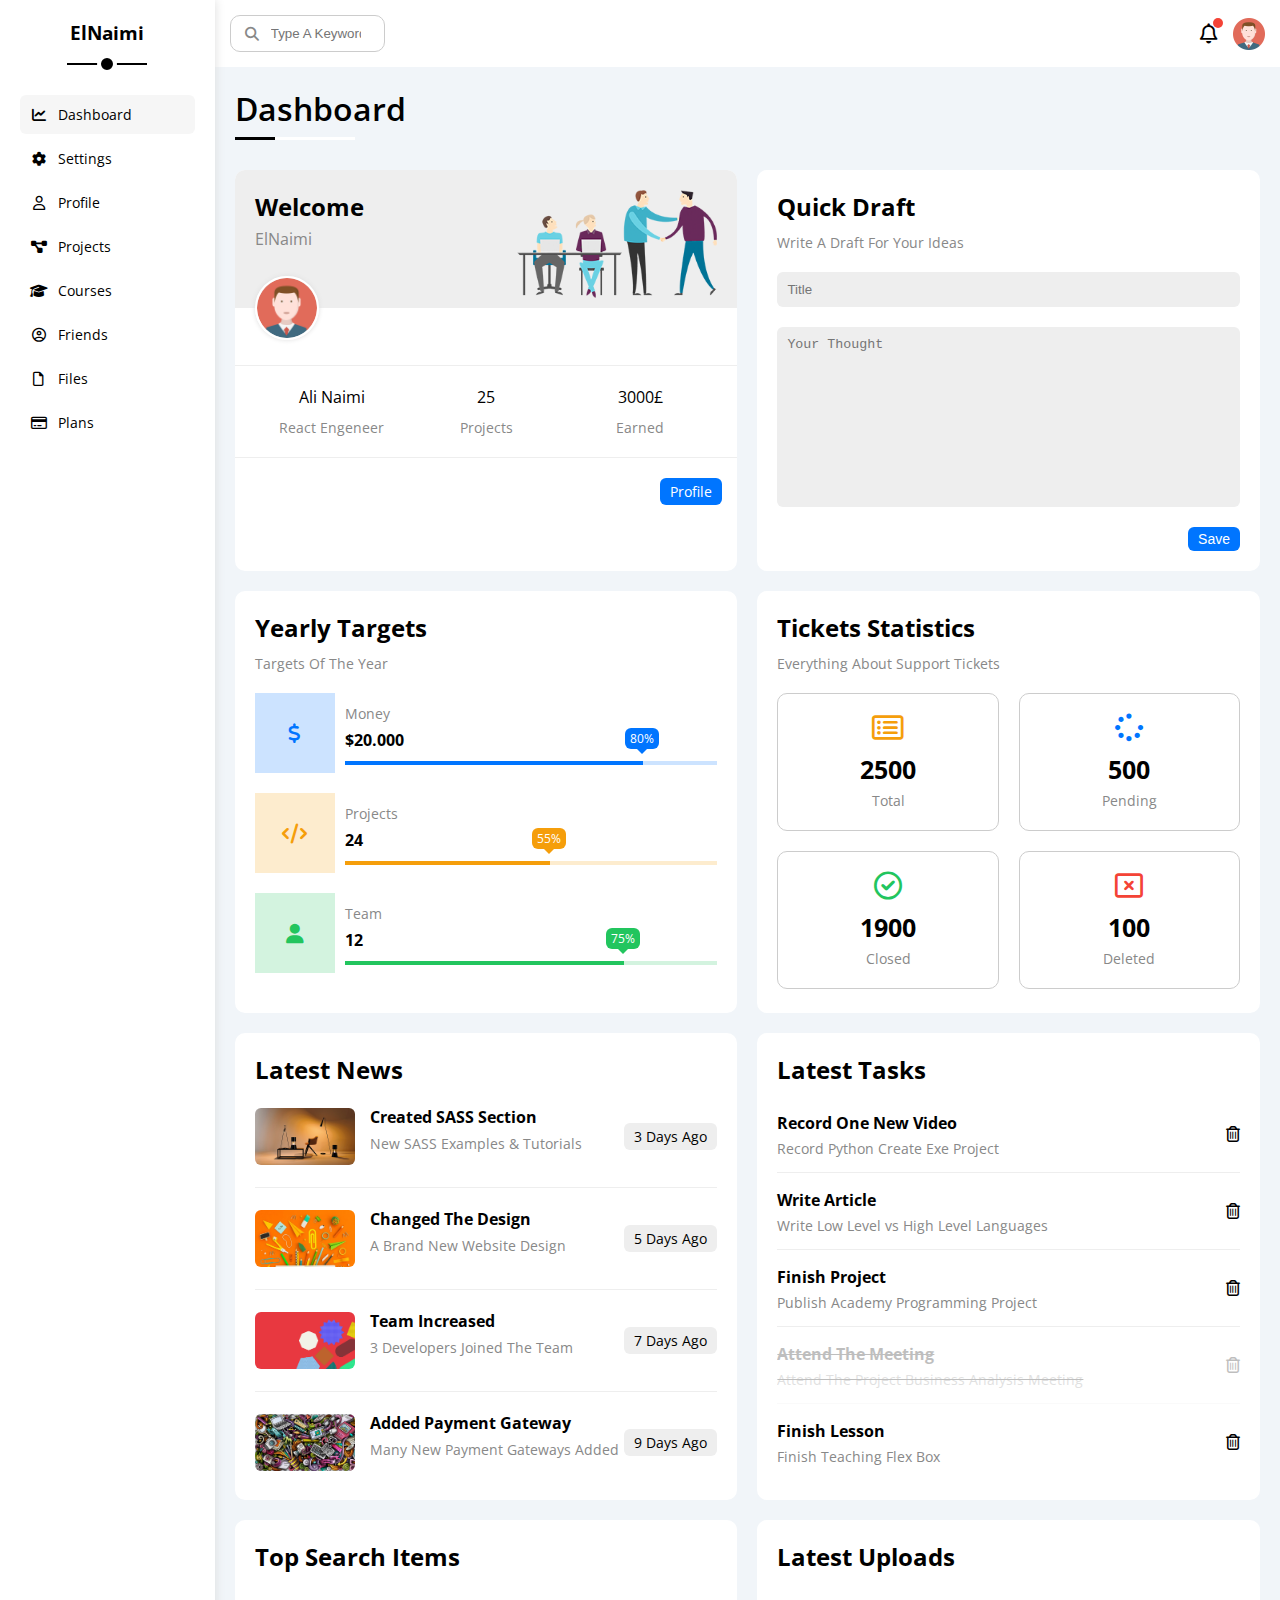
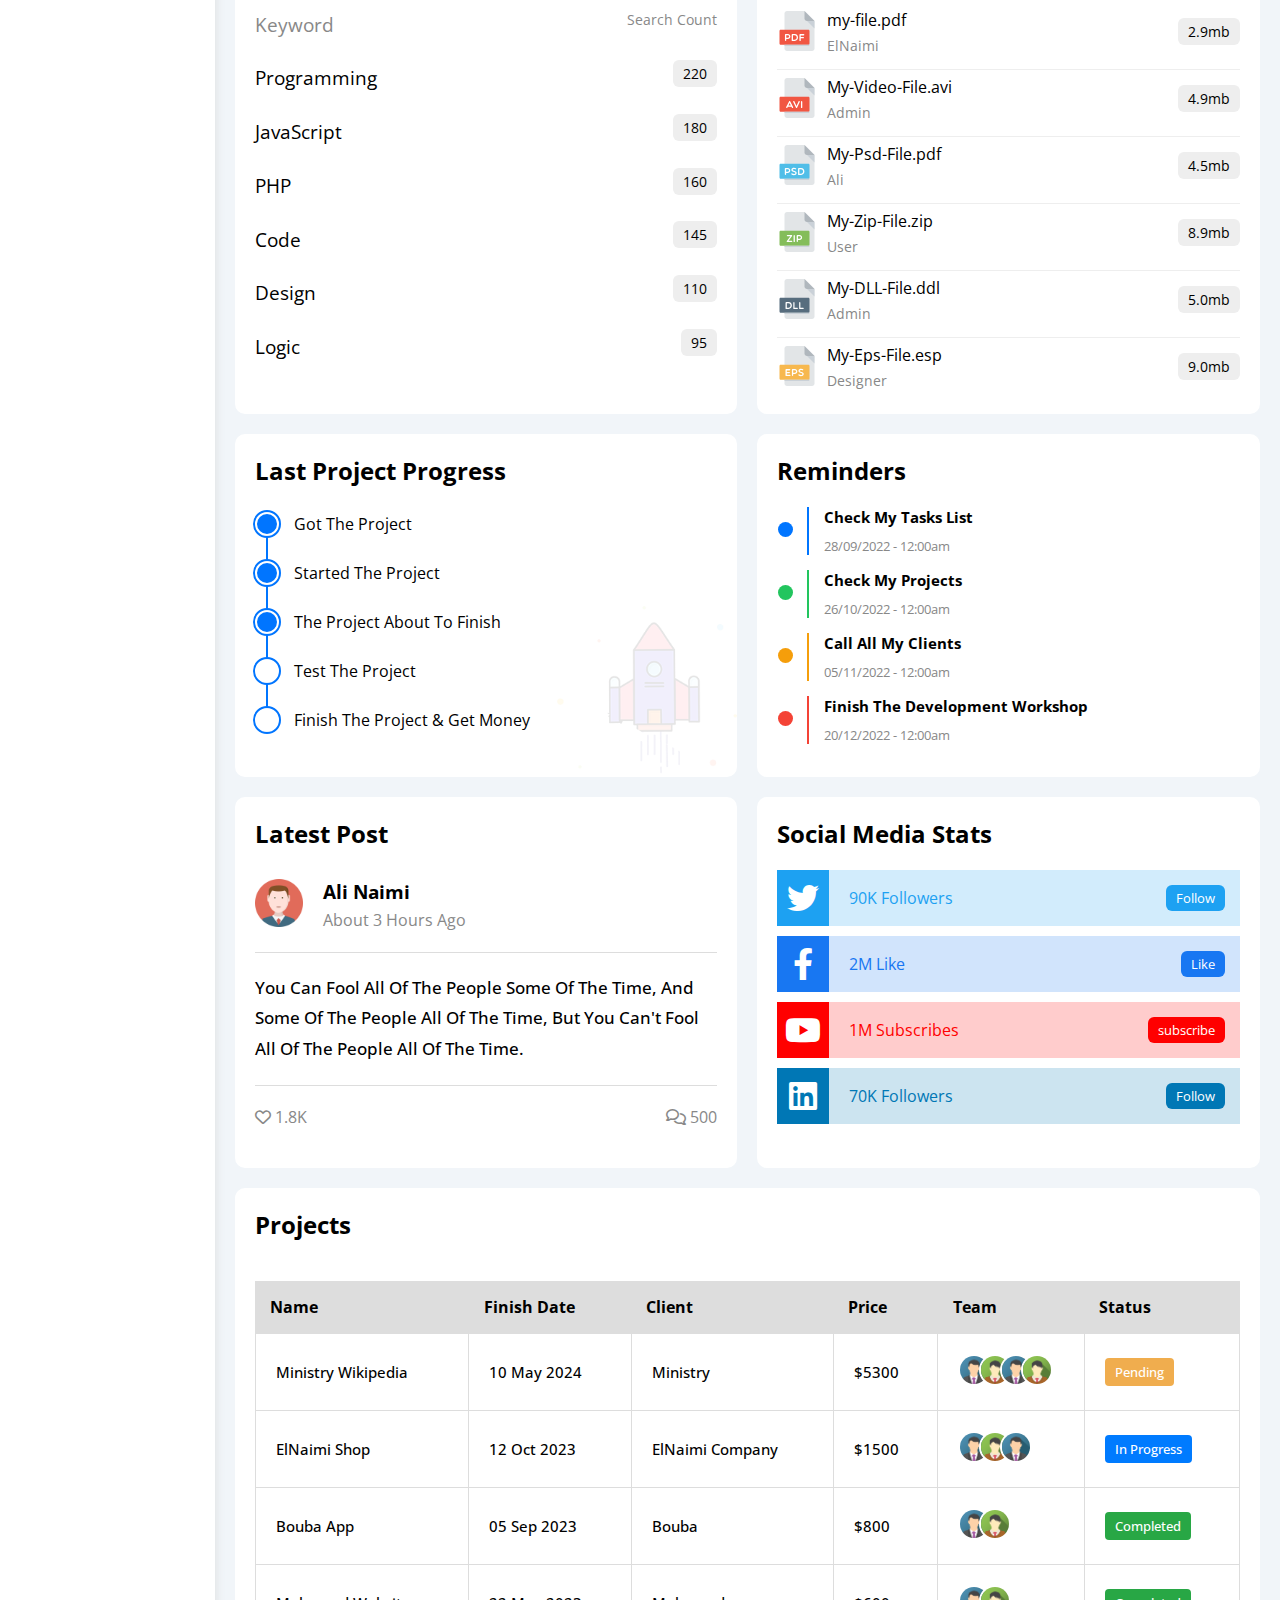
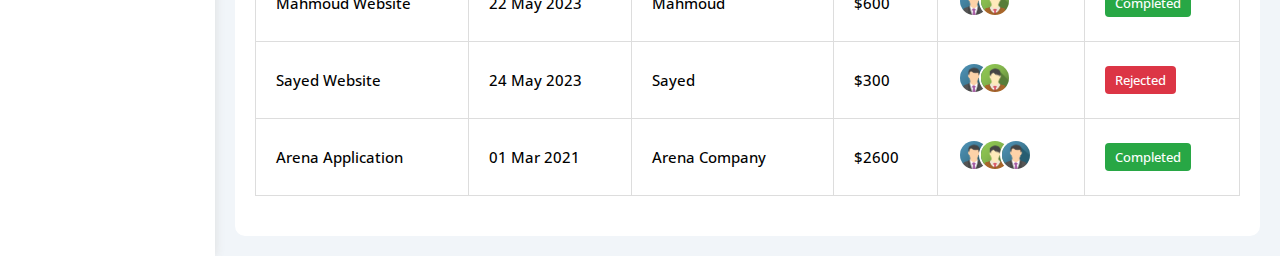
<file: index.html>
<!DOCTYPE html>
<html lang="en">

<head>
  <meta charset="UTF-8">
  <meta name="viewport" content="width=device-width, initial-scale=1.0">
  <title>Dasboard</title>
  <link rel="stylesheet" href="css/all.min.css">
  <link rel="stylesheet" href="css/my-framework.css">
  <link rel="stylesheet" href="css/master.css">
  <link rel="preconnect" href="https://fonts.googleapis.com">
  <link rel="preconnect" href="https://fonts.gstatic.com" crossorigin>
  <link href="https://fonts.googleapis.com/css2?family=Open+Sans:ital,wght@0,300..800;1,300..800&display=swap"
    rel="stylesheet">
</head>

<body>
  <div class="page d-flex">
    <div class="sidebar bg-white p-20 p-relative">
      <h3 class="p-relative txt-c mt-0">ElNaimi</h3>
      <ul>
        <li>
          <a class="active d-flex align-center fs-14 c-black rad-6 p-10" href="index.html">
            <i class="fa-solid fa-chart-line fa-fw"></i>
            <span>Dashboard</span>
          </a>
        </li>
        <li>
          <a class="d-flex align-center fs-14 c-black rad-6 p-10" href="settings.html">
            <i class="fa-solid fa-gear fa-fw"></i>
            <span>Settings</span>
          </a>
        </li>
        <li>
          <a class="d-flex align-center fs-14 c-black rad-6 p-10" href="profile.html">
            <i class="fa-regular fa-user fa-fw"></i>
            <span>Profile</span>
          </a>
        </li>
        <li>
          <a class="d-flex align-center fs-14 c-black rad-6 p-10" href="projects.html">
            <i class="fa-solid fa-diagram-project fa-fw"></i>
            <span>Projects</span>
          </a>
        </li>
        <li>
          <a class="d-flex align-center fs-14 c-black rad-6 p-10" href="courses.html">
            <i class="fa-solid fa-graduation-cap fa-fw"></i>
            <span>Courses</span>
          </a>
        </li>
        <li>
          <a class="d-flex align-center fs-14 c-black rad-6 p-10" href="friends.html">
            <i class="fa-regular fa-circle-user fa-fw"></i>
            <span>Friends</span>
          </a>
        </li>
        <li>
          <a class="d-flex align-center fs-14 c-black rad-6 p-10" href="files.html">
            <i class="fa-regular fa-file fa-fw"></i>
            <span>Files</span>
          </a>
        </li>
        <li>
          <a class="d-flex align-center fs-14 c-black rad-6 p-10" href="plans.html">
            <i class="fa-regular fa-credit-card fa-fw"></i>
            <span>Plans</span>
          </a>
        </li>
      </ul>
    </div>
    <div class="content w-full overflow-hidden">
      <!-- Start Head -->
      <div class="head bg-white p-15 between-flex">
        <div class="search p-relative">
          <input class="p-10" type="search" placeholder="Type A Keyword">
        </div>
        <div class="icons d-flex align-center">
          <span class="notifications p-relative">
            <i class="fa-regular fa-bell fa-lg"></i>
          </span>
          <img decoding="async" src="imgs/avatar.png" alt="avatar">
        </div>
      </div>
      <!-- End Head -->
      <h1 class="p-relative">Dashboard</h1>
      <div class="wrapper d-grid gap-20">
        <!-- Start Welcome Widget -->
        <div class="welcome bg-white rad-10 txt-c-mobile block-mobile">
          <div class="intro d-flex p-20 space-between bg-eee">
            <div>
              <h2 class="m-0">Welcome</h2>
              <p class="c-grey mt-5">ElNaimi</p>
            </div>
            <img class="hide-mobile" decoding="async" src="imgs/welcome.png" alt="welcome">
          </div>
          <img decoding="async" src="imgs/avatar.png" alt="avatar" class="avatar">
          <div class="body d-flex txt-c p-20 mt-20 mb-20 block-mobile">
            <div>Ali Naimi <span class="d-block c-grey fs-14 mt-10">React Engeneer</span></div>
            <div>25 <span class="d-block c-grey fs-14 mt-10">Projects</span></div>
            <div>3000£<span class="d-block c-grey fs-14 mt-10">Earned</span></div>
          </div>
          <a href="profile.html" class="visite d-block fs-14 bg-blue c-white w-fit btn-shape">Profile</a>
        </div>
        <!-- End Welcome Widget -->
        <!-- Start Quick Draft Widget -->
        <div class="quick-draft p-20 bg-white rad-10">
          <h2 class="mt-0 mb-10">Quick Draft</h2>
          <p class="mt-0 mb-20 c-grey fs-14">Write A Draft For Your Ideas</p>
          <form>
            <input class="d-block mb-20 w-full p-10 b-none bg-eee rad-6" type="text" placeholder="Title">
            <textarea class="d-block mb-20 w-full p-10 b-none bg-eee rad-6 resize-none"
              placeholder="Your Thought"></textarea>
            <input class="save bg-blue c-white fs-14 d-block b-none w-fit btn-shape" type="submit" value="Save">
          </form>
        </div>
        <!-- End Quick Draft Widget -->
        <!-- Start Yearly Targets Widget -->
        <div class="target p-20 bg-white rad-10">
          <h2 class="mt-0 mb-10">Yearly Targets</h2>
          <p class="mt-0 mb-20 c-grey fs-14">Targets Of The Year</p>
          <div class="targets-row mb-20 blue d-flex align-center">
            <div class="icon center-flex">
              <i class="fas fa-dollar-sign fa-lg c-blue"></i>
            </div>
            <div class="details">
              <span class="fs-14 c-grey">Money</span>
              <span class="d-block mt-5 mb-10 fw-bold">$20.000</span>
              <div class="progress blue">
                <span class="bg-blue blue" style="width: 80%;">
                  <span class="bg-blue blue">80%</span>
                </span>
              </div>
            </div>
          </div>
          <div class="targets-row mb-20 orange d-flex align-center">
            <div class="icon center-flex">
              <i class="fas fa-code c-orange fa-lg"></i>
            </div>
            <div class="details">
              <span class="fs-14 c-grey">Projects</span>
              <span class="d-block mt-5 mb-10 fw-bold">24</span>
              <div class="progress orange">
                <span class="bg-orange orange" style="width: 55%;">
                  <span class="bg-orange orange">55%</span>
                </span>
              </div>
            </div>
          </div>
          <div class="targets-row mb-20 green d-flex align-center">
            <div class="icon center-flex">
              <i class="fa-solid fa-user fa-lg c-green"></i>
            </div>
            <div class="details">
              <span class="fs-14 c-grey">Team</span>
              <span class="d-block mt-5 mb-10 fw-bold">12</span>
              <div class="progress green">
                <span class="bg-green green" style="width: 75%;">
                  <span class="bg-green">75%</span>
                </span>
              </div>
            </div>
          </div>
        </div>
        <!-- End Yearly Targets Widget -->
        <!-- Start Ticket  -->
        <div class="tickets p-20 rad-10 bg-white">
          <h2 class="mt-0 mb-10">Tickets Statistics</h2>
          <p class="mt-0 mb-20 c-grey fs-14">Everything About Support Tickets</p>
          <div class="d-flex txt-c gap-20 f-wrap"> <!--f-wrap important for handling rows in this section-->
            <div class="box p-20 rad-10 border-ccc c-grey fs-14">
              <i class="fa-regular fa-rectangle-list fa-2x mb-10 c-orange"></i>
              <span class="d-block c-black fw-bold fs-25 mb-5">2500</span>
              Total
            </div>
            <div class="box p-20 rad-10 border-ccc c-grey fs-14">
              <i class="fa-solid fa-spinner fa-2x mb-10 c-blue"></i>
              <span class="d-block c-black fw-bold fs-25 mb-5">500</span>
              Pending
            </div>
            <div class="box p-20 rad-10 border-ccc c-grey fs-14">
              <i class="fa-regular fa-circle-check fa-2x mb-10 c-green"></i>
              <span class="d-block c-black fw-bold fs-25 mb-5">1900</span>
              Closed
            </div>
            <div class="box p-20 rad-10 border-ccc c-grey fs-14">
              <i class="fa-regular fa-rectangle-xmark fa-2x mb-10 c-red"></i>
              <span class="d-block c-black fw-bold fs-25 mb-5">100</span>
              Deleted
            </div>
          </div>
        </div>
        <!-- End Ticket  -->
        <!-- Start Latest News  -->
        <div class="latest-news p-20 rad-10 bg-white txt-c-mobile">
          <h2 class="mt-0 mb-20">Latest News</h2>
          <div class="news-row d-flex align-center">
            <img decoding="async" src="imgs/news-01.png" alt="news">
            <div class="info">
              <h3>Created SASS Section</h3>
              <p class="mt-0 c-grey fs-14">New SASS Examples & Tutorials</p>
            </div>
            <div class="label btn-shape bg-eee fs-14 w-fit">3 Days Ago</div>
          </div>
          <div class="news-row d-flex align-center">
            <img decoding="async" src="imgs/news-02.png" alt="news">
            <div class="info">
              <h3>Changed The Design</h3>
              <p class="mt-0 c-grey fs-14">A Brand New Website Design</p>
            </div>
            <div class="label btn-shape bg-eee fs-14 w-fit">5 Days Ago</div>
          </div>
          <div class="news-row d-flex align-center">
            <img decoding="async" src="imgs/news-03.png" alt="news">
            <div class="info">
              <h3>Team Increased</h3>
              <p class="mt-0 c-grey fs-14">3 Developers Joined The Team</p>
            </div>
            <div class="label btn-shape bg-eee fs-14 w-fit">7 Days Ago</div>
          </div>
          <div class="news-row d-flex align-center">
            <img decoding="async" src="imgs/news-04.png" alt="news">
            <div class="info">
              <h3>Added Payment Gateway</h3>
              <p class="mt-0 c-grey fs-14">Many New Payment Gateways Added</p>
            </div>
            <div class="label btn-shape bg-eee fs-14 w-fit">9 Days Ago</div>
          </div>
        </div>
        <!-- End Latest News  -->
        <!-- Start Latest Tasks  -->
        <div class="latest-tasks p-20 rad-10 bg-white">
          <h2 class="mt-0 mb-10">Latest Tasks</h2>
          <div class="tasks-row d-flex align-center ">
            <div class="info">
              <h3 class="mb-5">Record One New Video</h3>
              <p class="mt-0 c-grey fs-14">Record Python Create Exe Project</p>
            </div>
            <i class="fa-regular fa-trash-can delete"></i>
          </div>
          <div class="tasks-row d-flex align-center">
            <div class="info">
              <h3 class="mb-5">Write Article</h3>
              <p class="mt-0 c-grey fs-14">Write Low Level vs High Level Languages</p>
            </div>
            <i class="fa-regular fa-trash-can delete"></i>
          </div>
          <div class="tasks-row d-flex align-center">
            <div class="info">
              <h3 class="mb-5">Finish Project</h3>
              <p class="mt-0 c-grey fs-14">Publish Academy Programming Project</p>
            </div>
            <i class="fa-regular fa-trash-can delete"></i>
          </div>
          <div class="tasks-row d-flex align-center">
            <div class="info">
              <h3 class="mb-5">Attend The Meeting</h3>
              <p class="mt-0 c-grey fs-14">Attend The Project Business Analysis Meeting</p>
            </div>
            <i class="fa-regular fa-trash-can delete"></i>
          </div>
          <div class="tasks-row d-flex align-center">
            <div class="info">
              <h3 class="mb-5">Finish Lesson</h3>
              <p class="mt-0 c-grey fs-14">Finish Teaching Flex Box</p>
            </div>
            <i class="fa-regular fa-trash-can delete"></i>
          </div>
        </div>
        <!-- End Latest Tasks  -->
        <!-- Start Search Items  -->
        <div class="search-items p-20 rad-10 bg-white">
          <h2 class="mt-0 mb-20">Top Search Items</h2>
          <div class="search-row between-flex">
            <div class="info">
              <h3 class="c-grey">Keyword</h3>
            </div>
            <div class="label c-grey fs-14 w-fit">Search Count</div>
          </div>
          <div class="search-row between-flex">
            <div class="info">
              <h3>Programming</h3>
            </div>
            <div class="label btn-shape bg-eee fs-14 w-fit">220</div>
          </div>
          <div class="search-row between-flex">
            <div class="info">
              <h3>JavaScript</h3>
            </div>
            <div class="label btn-shape bg-eee fs-14 w-fit">180</div>
          </div>
          <div class="search-row between-flex">
            <div class="info">
              <h3>PHP</h3>
            </div>
            <div class="label btn-shape bg-eee fs-14 w-fit">160</div>
          </div>
          <div class="search-row between-flex">
            <div class="info">
              <h3>Code</h3>
            </div>
            <div class="label btn-shape bg-eee fs-14 w-fit">145</div>
          </div>
          <div class="search-row between-flex">
            <div class="info">
              <h3>Design</h3>
            </div>
            <div class="label btn-shape bg-eee fs-14 w-fit">110</div>
          </div>
          <div class="search-row between-flex">
            <div class="info">
              <h3>Logic</h3>
            </div>
            <div class="label btn-shape bg-eee fs-14 w-fit">95</div>
          </div>
        </div>
        <!-- End Search Items  -->
        <!-- Start Latest Uploads -->
        <div class="latest-upload p-20 rad-10 bg-white">
          <h2 class="mt-0 mb-20">Latest Uploads</h2>
          <div class="uploads-row d-flex align-center ">
            <img decoding="async" src="imgs/pdf.svg" alt="pdf">
            <div class="info">
              <p class="mb-5">my-file.pdf</p>
              <p class="mt-0 c-grey fs-14">ElNaimi</p>
            </div>
            <div class="label btn-shape bg-eee fs-14 w-fit">2.9mb</div>
          </div>
          <div class="uploads-row d-flex align-center ">
            <img decoding="async" src="imgs/avi.svg" alt="pdf">
            <div class="info">
              <p class="mb-5">My-Video-File.avi</p>
              <p class="mt-0 c-grey fs-14">Admin</p>
            </div>
            <div class="label btn-shape bg-eee fs-14 w-fit">4.9mb</div>
          </div>
          <div class="uploads-row d-flex align-center ">
            <img decoding="async" src="imgs/psd.svg" alt="pdf">
            <div class="info">
              <p class="mb-5">My-Psd-File.pdf</p>
              <p class="mt-0 c-grey fs-14">Ali</p>
            </div>
            <div class="label btn-shape bg-eee fs-14 w-fit">4.5mb</div>
          </div>
          <div class="uploads-row d-flex align-center ">
            <img decoding="async" src="imgs/zip.svg" alt="pdf">
            <div class="info">
              <p class="mb-5">My-Zip-File.zip</p>
              <p class="mt-0 c-grey fs-14">User</p>
            </div>
            <div class="label btn-shape bg-eee fs-14 w-fit">8.9mb</div>
          </div>
          <div class="uploads-row d-flex align-center ">
            <img decoding="async" src="imgs/dll.svg" alt="pdf">
            <div class="info">
              <p class="mb-5">My-DLL-File.ddl</p>
              <p class="mt-0 c-grey fs-14">Admin</p>
            </div>
            <div class="label btn-shape bg-eee fs-14 w-fit">5.0mb</div>
          </div>
          <div class="uploads-row d-flex align-center ">
            <img decoding="async" src="imgs/eps.svg" alt="pdf">
            <div class="info">
              <p class="mb-5">My-Eps-File.esp</p>
              <p class="mt-0 c-grey fs-14">Designer</p>
            </div>
            <div class="label btn-shape bg-eee fs-14 w-fit">9.0mb</div>
          </div>
        </div>
        <!-- End Latest Uploads -->
        <!-- Start Last Project  -->
        <div class="last-project p-20 rad-10 bg-white p-relative">
          <h2 class="mt-0 mb-20">Last Project Progress</h2>
          <ul class="m-0 p-relative">
            <li class="mt-25 d-flex align-center done">Got The Project</li>
            <li class="mt-25 d-flex align-center done">Started The Project</li>
            <li class="mt-25 d-flex align-center done">The Project About To Finish</li>
            <li class="mt-25 d-flex align-center current">Test The Project</li>
            <li class="mt-25 d-flex align-center">Finish The Project & Get Money</li>
          </ul>
          <img class="lunch hide-mobile" decoding="async" src="imgs/project.png" alt="project">
        </div>
        <!-- End Last Project  -->
        <!-- Start Reminders  -->
        <div class="reminders p-20 rad-10 bg-white p-relative">
          <h2 class="mt-0 mb-20">Reminders</h2>
          <ul class="m-0 p-relative">
            <li>
              <h3 class="fs-16">Check My Tasks List</h3>
              <p class="fs-14 c-grey">28/09/2022 - 12:00am</p>
            </li>
            <li>
              <h3 class="fs-16">Check My Projects</h3>
              <p class="fs-14 c-grey">26/10/2022 - 12:00am</p>
            </li>
            <li>
              <h3 class="fs-16">Call All My Clients</h3>
              <p class="fs-14 c-grey">05/11/2022 - 12:00am</p>
            </li>
            <li>
              <h3 class="fs-16">Finish The Development Workshop</h3>
              <p class="fs-14 c-grey">20/12/2022 - 12:00am</p>
            </li>
          </ul>
        </div>
        <!-- End Reminders  -->
        <!-- Start Latest Post --> <!--هنا استفدت أنوا لازم نكمل html هو الاول-->
        <div class="latest-post p-20 rad-10 bg-white">
          <h2 class="mt-0 mb-20">Latest Post</h2>
          <div class="me d-flex align-center gap-20">
            <img src="imgs/avatar.png" alt="">
            <div class="txt">
              <h3 class="mb-5">Ali Naimi</h3>
              <p class="mt-0 c-grey">About 3 Hours Ago</p>
            </div>
          </div>
          <div class="body-txt c-black">
            You can fool all of the people some of the time,
             and some of the people all of the time, but you can't fool all of the people all of the time.
          </div>
          <div class="our-data between-flex c-grey">
            <div class="likes"><i class="fa-regular fa-heart"></i> 1.8K</div>
            <div class="likes"><i class="fa-regular fa-comments"></i> 500</div>
          </div>

        </div>

        <!-- End Latest Post -->
        <!-- Start Social Media Stats  -->
        <div class="social-media p-20 rad-10 bg-white">
          <h2 class="mt-0 mb-20">Social Media Stats</h2>
          <div class="media-row twt d-flex align-center gap-20 bg-eee">
            <div class="icon center-flex">
              <i class="fa-brands fa-twitter fa-2x"></i>
            </div>
            <p class="flw">90K Followers</p>
            <a class="btn-shape c-white bg-blue" href="#">Follow</a>
          </div>
          <div class="media-row fb d-flex align-center gap-20 bg-eee">
            <div class="icon center-flex">
              <i class="fa-brands fa-facebook-f fa-2x"></i>
            </div>
            <p class="flw">2M Like</p>
            <a class="btn-shape c-white bg-blue" href="#">Like</a>
          </div>
          <div class="media-row yb d-flex align-center gap-20 bg-eee">
            <div class="icon center-flex">
              <i class="fa-brands fa-youtube fa-2x"></i>
            </div>
            <p class="flw">1M Subscribes</p>
            <a class="btn-shape c-white bg-blue" href="#">subscribe</a>
          </div>
          <div class="media-row lin d-flex align-center gap-20 bg-eee">
            <div class="icon center-flex">
              <i class="fa-brands fa-linkedin fa-2x"></i>
            </div>
            <p class="flw">70K Followers</p>
            <a class="btn-shape c-white bg-blue" href="#">Follow</a>
          </div>
        </div>

        <!-- End Social Media Stats  -->
      </div>
      <!-- Start Project -->
      <div class="project p-20 m-20 rad-10 bg-white">
        <h2 class="mt-0 mb-20">Projects</h2>
        <div class="responsive-table">
          <table>
            <thead>
              <tr>
                <th>Name</th>
                <th>Finish Date</th>
                <th>Client</th>
                <th>Price</th>
                <th>Team</th>
                <th>Status</th>
              </tr>
            </thead>
            <tbody>
              <tr>
                <td>Ministry Wikipedia</td>
                <td>10 May 2024</td>
                <td>Ministry</td>
                <td>$5300</td>
                <td>
                  <div class="team">
                    <img src="imgs/team-01.png" alt="">
                    <img src="imgs/team-03.png" alt="">
                    <img src="imgs/team-01.png" alt="">
                    <img src="imgs/team-03.png" alt="">
                  </div>
                </td>
                <td><span class="status pending">Pending</span></td>
              </tr>
              <tr>
                <td>ElNaimi Shop</td>
                <td>12 Oct 2023</td>
                <td>ElNaimi Company</td>
                <td>$1500</td>
                <td>
                  <div class="team">
                    <img src="imgs/team-01.png" alt="">
                    <img src="imgs/team-03.png" alt="">
                    <img src="imgs/team-01.png" alt="">
                  </div>
                </td>
                <td><span class="status in-progress">In Progress</span></td>
              </tr>
              <tr>
                <td>Bouba App</td>
                <td>05 Sep 2023</td>
                <td>Bouba</td>
                <td>$800</td>
                <td>
                  <div class="team">
                    <img src="imgs/team-01.png" alt="">
                    <img src="imgs/team-03.png" alt="">
                  </div>
                </td>
                <td><span class="status completed">Completed</span></td>
              </tr>
              <tr>
                <td>Mahmoud Website</td>
                <td>22 May 2023</td>
                <td>Mahmoud</td>
                <td>$600</td>
                <td>
                  <div class="team">
                    <img src="imgs/team-01.png" alt="">
                    <img src="imgs/team-03.png" alt="">
                  </div>
                </td>
                <td><span class="status completed">Completed</span></td>
              </tr>
              <tr>
                <td>Sayed Website</td>
                <td>24 May 2023</td>
                <td>Sayed</td>
                <td>$300</td>
                <td>
                  <div class="team">
                    <img src="imgs/team-01.png" alt="">
                    <img src="imgs/team-03.png" alt="">
                  </div>
                </td>
                <td><span class="status rejected">Rejected</span></td>
              </tr>
              <tr>
                <td>Arena Application</td>
                <td>01 Mar 2021</td>
                <td>Arena Company</td>
                <td>$2600</td>
                <td>
                  <div class="team">
                    <img src="imgs/team-01.png" alt="">
                    <img src="imgs/team-03.png" alt="">
                    <img src="imgs/team-01.png" alt="">
                  </div>
                </td>
                <td><span class="status completed">Completed</span></td>
              </tr>
            </tbody>
          </table> 
        </div>       
      </div>

      <!-- End Project -->
</body>

</html>
</file>
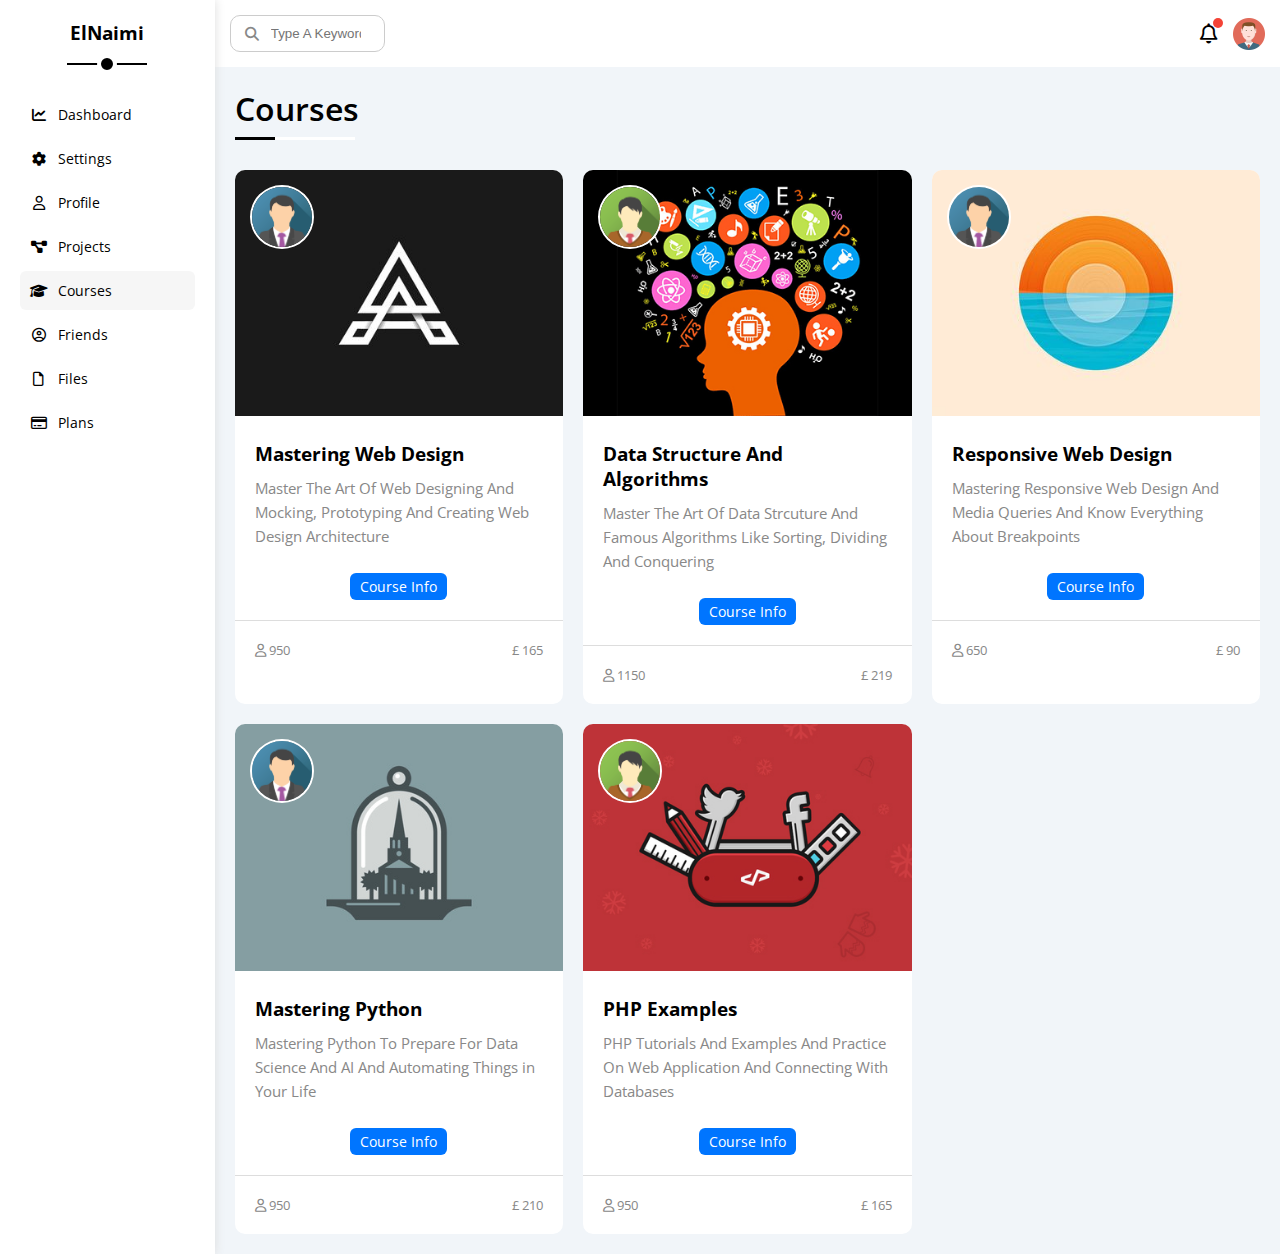
<file: courses.html>
<!DOCTYPE html>
<html lang="en">

<head>
  <meta charset="UTF-8">
  <meta name="viewport" content="width=device-width, initial-scale=1.0">
  <title>courses</title>
  <link rel="stylesheet" href="css/all.min.css">
  <link rel="stylesheet" href="css/my-framework.css">
  <link rel="stylesheet" href="css/master.css">
  <link rel="preconnect" href="https://fonts.googleapis.com">
  <link rel="preconnect" href="https://fonts.gstatic.com" crossorigin>
  <link href="https://fonts.googleapis.com/css2?family=Open+Sans:ital,wght@0,300..800;1,300..800&display=swap"
    rel="stylesheet">
</head>

<body>
  <div class="page d-flex">
    <div class="sidebar bg-white p-20 p-relative">
      <h3 class="p-relative txt-c mt-0">ElNaimi</h3>
      <ul>
        <li>
          <a class="d-flex align-center fs-14 c-black rad-6 p-10" href="index.html">
            <i class="fa-solid fa-chart-line fa-fw"></i>
            <span>Dashboard</span>
          </a>
        </li>
        <li>
          <a class="d-flex align-center fs-14 c-black rad-6 p-10" href="settings.html">
            <i class="fa-solid fa-gear fa-fw"></i>
            <span>Settings</span>
          </a>
        </li>
        <li>
          <a class="d-flex align-center fs-14 c-black rad-6 p-10" href="profile.html">
            <i class="fa-regular fa-user fa-fw"></i>
            <span>Profile</span>
          </a>
        </li>
        <li>
          <a class="d-flex align-center fs-14 c-black rad-6 p-10" href="projects.html">
            <i class="fa-solid fa-diagram-project fa-fw"></i>
            <span>Projects</span>
          </a>
        </li>
        <li>
          <a class="active d-flex align-center fs-14 c-black rad-6 p-10" href="courses.html">
            <i class="fa-solid fa-graduation-cap fa-fw"></i>
            <span>Courses</span>
          </a>
        </li>
        <li>
          <a class="d-flex align-center fs-14 c-black rad-6 p-10" href="friends.html">
            <i class="fa-regular fa-circle-user fa-fw"></i>
            <span>Friends</span>
          </a>
        </li>
        <li>
          <a class="d-flex align-center fs-14 c-black rad-6 p-10" href="files.html">
            <i class="fa-regular fa-file fa-fw"></i>
            <span>Files</span>
          </a>
        </li>
        <li>
          <a class="d-flex align-center fs-14 c-black rad-6 p-10" href="plans.html">
            <i class="fa-regular fa-credit-card fa-fw"></i>
            <span>Plans</span>
          </a>
        </li>
      </ul>
    </div>
    <div class="content w-full overflow-hidden">
      <!-- Start Head -->
      <div class="head bg-white p-15 between-flex">
        <div class="search p-relative">
          <input class="p-10" type="search" placeholder="Type A Keyword">
        </div>
        <div class="icons d-flex align-center">
          <span class="notifications p-relative">
            <i class="fa-regular fa-bell fa-lg"></i>
          </span>
          <img decoding="async" src="imgs/avatar.png" alt="avatar">
        </div>
      </div>
      <!-- End Head -->
      <h1 class="p-relative">Courses</h1>
      <div class="courses-page m-20">
        <div class="course-container">
          <div class="box bg-white rad-10">
            <div class="imgs p-relative">
              <img src="imgs/course-01.jpg" alt="">
              <img src="imgs/team-01.png" alt="">
            </div>
            <div class="txt p-20">
              <h3 class="mt-0 mb-10">Mastering Web Design</h3>
              <p class="mt-0 mb-5 c-grey fs-15">Master The Art Of Web Designing And Mocking,
                 Prototyping And Creating Web Design Architecture </p>  
            </div>
            <div class="course-info btn-shape bg-blue c-white fs-14">Course Info</div>
            <div class="course-footer between-flex p-20">
              <span class="c-grey fs-13"><i class="fa-regular fa-user"></i> 950</span>
              <span class="c-grey fs-13">£ 165</span>
            </div>
          </div>
          <div class="box bg-white rad-10">
            <div class="imgs p-relative">
              <img src="imgs/course-02.jpg" alt="">
              <img src="imgs/team-03.png" alt="">
            </div>
            <div class="txt p-20">
              <h3 class="mt-0 mb-10">Data Structure And Algorithms</h3>
              <p class="mt-0 mb-5 c-grey fs-15">Master The Art Of Data Strcuture And Famous Algorithms Like Sorting,
                 Dividing And Conquering </p>  
            </div>
            <div class="course-info btn-shape bg-blue c-white fs-14">Course Info</div>
            <div class="course-footer between-flex p-20">
              <span class="c-grey fs-13"><i class="fa-regular fa-user"></i> 1150</span>
              <span class="c-grey fs-13">£ 219</span>
            </div>
          </div>
          <div class="box bg-white rad-10">
            <div class="imgs p-relative">
              <img src="imgs/course-03.jpg" alt="">
              <img src="imgs/team-01.png" alt="">
            </div>
            <div class="txt p-20">
              <h3 class="mt-0 mb-10">Responsive Web Design</h3>
              <p class="mt-0 mb-5 c-grey fs-15">Mastering Responsive Web Design And Media Queries And Know Everything About Breakpoints</p>  
            </div>
            <div class="course-info btn-shape bg-blue c-white fs-14">Course Info</div>
            <div class="course-footer between-flex p-20">
              <span class="c-grey fs-13"><i class="fa-regular fa-user"></i> 650</span>
              <span class="c-grey fs-13">£ 90</span>
            </div>
          </div>
          <div class="box bg-white rad-10">
            <div class="imgs p-relative">
              <img src="imgs/course-04.jpg" alt="">
              <img src="imgs/team-01.png" alt="">
            </div>
            <div class="txt p-20">
              <h3 class="mt-0 mb-10">Mastering Python</h3>
              <p class="mt-0 mb-5 c-grey fs-15">Mastering Python To Prepare For Data Science And AI And Automating Things in Your Life </p>  
            </div>
            <div class="course-info btn-shape bg-blue c-white fs-14">Course Info</div>
            <div class="course-footer between-flex p-20">
              <span class="c-grey fs-13"><i class="fa-regular fa-user"></i> 950</span>
              <span class="c-grey fs-13">£ 210</span>
            </div>
          </div>
          <div class="box bg-white rad-10">
            <div class="imgs p-relative">
              <img src="imgs/course-05.jpg" alt="">
              <img src="imgs/team-03.png" alt="">
            </div>
            <div class="txt p-20">
              <h3 class="mt-0 mb-10">PHP Examples</h3>
              <p class="mt-0 mb-5 c-grey fs-15">PHP Tutorials And Examples And Practice On Web Application And Connecting With Databases</p>  
            </div>
            <div class="course-info btn-shape bg-blue c-white fs-14">Course Info</div>
            <div class="course-footer between-flex p-20">
              <span class="c-grey fs-13"><i class="fa-regular fa-user"></i> 950</span>
              <span class="c-grey fs-13">£ 165</span>
            </div>
          </div>
        </div>
      </div>
    </div>
</body>

</html>
</file>
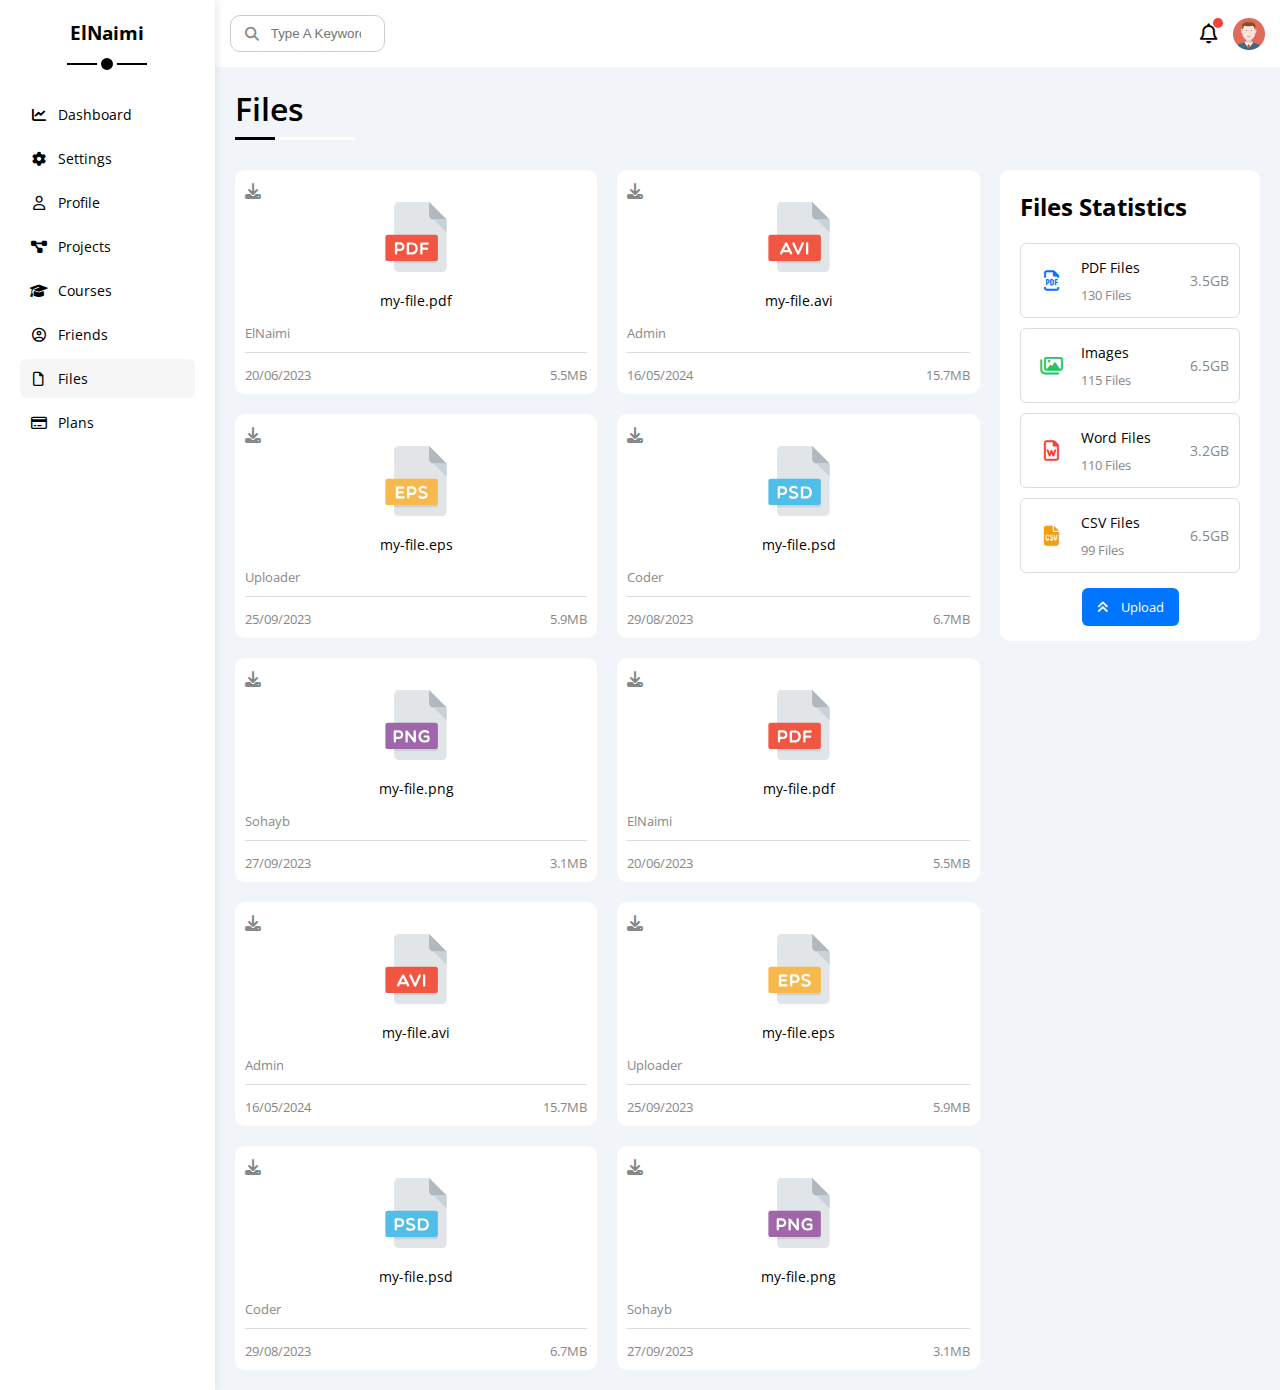
<file: files.html>
<!DOCTYPE html>
<html lang="en">

<head>
  <meta charset="UTF-8">
  <meta name="viewport" content="width=device-width, initial-scale=1.0">
  <title>Files</title>
  <link rel="stylesheet" href="css/all.min.css">
  <link rel="stylesheet" href="css/my-framework.css">
  <link rel="stylesheet" href="css/master.css">
  <link rel="preconnect" href="https://fonts.googleapis.com">
  <link rel="preconnect" href="https://fonts.gstatic.com" crossorigin>
  <link href="https://fonts.googleapis.com/css2?family=Open+Sans:ital,wght@0,300..800;1,300..800&display=swap"
    rel="stylesheet">
</head>

<body>
  <div class="page d-flex">
    <div class="sidebar bg-white p-20 p-relative">
      <h3 class="p-relative txt-c mt-0">ElNaimi</h3>
      <ul>
        <li>
          <a class="d-flex align-center fs-14 c-black rad-6 p-10" href="index.html">
            <i class="fa-solid fa-chart-line fa-fw"></i>
            <span>Dashboard</span>
          </a>
        </li>
        <li>
          <a class="d-flex align-center fs-14 c-black rad-6 p-10" href="settings.html">
            <i class="fa-solid fa-gear fa-fw"></i>
            <span>Settings</span>
          </a>
        </li>
        <li>
          <a class="d-flex align-center fs-14 c-black rad-6 p-10" href="profile.html">
            <i class="fa-regular fa-user fa-fw"></i>
            <span>Profile</span>
          </a>
        </li>
        <li>
          <a class="d-flex align-center fs-14 c-black rad-6 p-10" href="projects.html">
            <i class="fa-solid fa-diagram-project fa-fw"></i>
            <span>Projects</span>
          </a>
        </li>
        <li>
          <a class="d-flex align-center fs-14 c-black rad-6 p-10" href="courses.html">
            <i class="fa-solid fa-graduation-cap fa-fw"></i>
            <span>Courses</span>
          </a>
        </li>
        <li>
          <a class="d-flex align-center fs-14 c-black rad-6 p-10" href="friends.html">
            <i class="fa-regular fa-circle-user fa-fw"></i>
            <span>Friends</span>
          </a>
        </li>
        <li>
          <a class="active d-flex align-center fs-14 c-black rad-6 p-10" href="files.html">
            <i class="fa-regular fa-file fa-fw"></i>
            <span>Files</span>
          </a>
        </li>
        <li>
          <a class="d-flex align-center fs-14 c-black rad-6 p-10" href="plans.html">
            <i class="fa-regular fa-credit-card fa-fw"></i>
            <span>Plans</span>
          </a>
        </li>
      </ul>
    </div>
    <div class="content w-full overflow-hidden">
      <!-- Start Head -->
      <div class="head bg-white p-15 between-flex">
        <div class="search p-relative">
          <input class="p-10" type="search" placeholder="Type A Keyword">
        </div>
        <div class="icons d-flex align-center">
          <span class="notifications p-relative">
            <i class="fa-regular fa-bell fa-lg"></i>
          </span>
          <img decoding="async" src="imgs/avatar.png" alt="avatar">
        </div>
      </div>
      <!-- End Head -->
      <h1 class="p-relative">Files</h1>
      <div class="file-page m-20">
        <div class="file-container d-flex gap-20">
          <div class="file-widjets">
            <div class="box bg-white rad-10 p-10">
              <i class="fa-solid fa-download c-grey"></i>
              <div class="content txt-c">
                <img src="imgs/pdf.svg" alt="">
                <h3 class="fw-normal fs-14">my-file.pdf</h3>
              </div>
              <p class="c-grey fs-13">ElNaimi</p>
              <div class="file-footer c-grey fs-13 between-flex">
                <span>20/06/2023</span>
                <span>5.5MB</span>
              </div>
            </div>
            <div class="box bg-white rad-10 p-10">
              <i class="fa-solid fa-download c-grey"></i>
              <div class="content txt-c">
                <img src="imgs/avi.svg" alt="">
                <h3 class="fw-normal fs-14">my-file.avi</h3>
              </div>
              <p class="c-grey fs-13">Admin</p>
              <div class="file-footer c-grey fs-13 between-flex">
                <span>16/05/2024</span>
                <span>15.7MB</span>
              </div>
            </div>
            <div class="box bg-white rad-10 p-10">
              <i class="fa-solid fa-download c-grey"></i>
              <div class="content txt-c">
                <img src="imgs/eps.svg" alt="">
                <h3 class="fw-normal fs-14">my-file.eps</h3>
              </div>
              <p class="c-grey fs-13">Uploader</p>
              <div class="file-footer c-grey fs-13 between-flex">
                <span>25/09/2023</span>
                <span>5.9MB</span>
              </div>
            </div>
            <div class="box bg-white rad-10 p-10">
              <i class="fa-solid fa-download c-grey"></i>
              <div class="content txt-c">
                <img src="imgs/psd.svg" alt="">
                <h3 class="fw-normal fs-14">my-file.psd</h3>
              </div>
              <p class="c-grey fs-13">Coder</p>
              <div class="file-footer c-grey fs-13 between-flex">
                <span>29/08/2023</span>
                <span>6.7MB</span>
              </div>
            </div>
            <div class="box bg-white rad-10 p-10">
              <i class="fa-solid fa-download c-grey"></i>
              <div class="content txt-c">
                <img src="imgs/png.svg" alt="">
                <h3 class="fw-normal fs-14">my-file.png</h3>
              </div>
              <p class="c-grey fs-13">Sohayb</p>
              <div class="file-footer c-grey fs-13 between-flex">
                <span>27/09/2023</span>
                <span>3.1MB</span>
              </div>
            </div>
            <div class="box bg-white rad-10 p-10">
              <i class="fa-solid fa-download c-grey"></i>
              <div class="content txt-c">
                <img src="imgs/pdf.svg" alt="">
                <h3 class="fw-normal fs-14">my-file.pdf</h3>
              </div>
              <p class="c-grey fs-13">ElNaimi</p>
              <div class="file-footer c-grey fs-13 between-flex">
                <span>20/06/2023</span>
                <span>5.5MB</span>
              </div>
            </div>
            <div class="box bg-white rad-10 p-10">
              <i class="fa-solid fa-download c-grey"></i>
              <div class="content txt-c">
                <img src="imgs/avi.svg" alt="">
                <h3 class="fw-normal fs-14">my-file.avi</h3>
              </div>
              <p class="c-grey fs-13">Admin</p>
              <div class="file-footer c-grey fs-13 between-flex">
                <span>16/05/2024</span>
                <span>15.7MB</span>
              </div>
            </div>
            <div class="box bg-white rad-10 p-10">
              <i class="fa-solid fa-download c-grey"></i>
              <div class="content txt-c">
                <img src="imgs/eps.svg" alt="">
                <h3 class="fw-normal fs-14">my-file.eps</h3>
              </div>
              <p class="c-grey fs-13">Uploader</p>
              <div class="file-footer c-grey fs-13 between-flex">
                <span>25/09/2023</span>
                <span>5.9MB</span>
              </div>
            </div>
            <div class="box bg-white rad-10 p-10">
              <i class="fa-solid fa-download c-grey"></i>
              <div class="content txt-c">
                <img src="imgs/psd.svg" alt="">
                <h3 class="fw-normal fs-14">my-file.psd</h3>
              </div>
              <p class="c-grey fs-13">Coder</p>
              <div class="file-footer c-grey fs-13 between-flex">
                <span>29/08/2023</span>
                <span>6.7MB</span>
              </div>
            </div>
            <div class="box bg-white rad-10 p-10">
              <i class="fa-solid fa-download c-grey"></i>
              <div class="content txt-c">
                <img src="imgs/png.svg" alt="">
                <h3 class="fw-normal fs-14">my-file.png</h3>
              </div>
              <p class="c-grey fs-13">Sohayb</p>
              <div class="file-footer c-grey fs-13 between-flex">
                <span>27/09/2023</span>
                <span>3.1MB</span>
              </div>
            </div>
            
          </div>
          <div class="file-statistics bg-white rad-10 p-20">
            <h2 class="mt-0">Files Statistics</h2>
            <div class="file-box between-flex mb-10">
              <div class="info d-flex align-center gap-10">
                <i class="fa-regular fa-file-pdf fa-lg c-blue"></i>
                <div class="txt">
                  <p class="fs-14 mb-">PDF Files</p>
                  <p style="margin-top: -5px;" class="fs-13 c-grey">130 Files</p>
                </div>
              </div>
              <span class="fs-14 c-grey">3.5GB</span>
            </div>
            <div class="file-box between-flex mb-10">
              <div class="info d-flex align-center gap-10">
                <i class="fa-regular fa-images fa-lg green center-flex c-green"></i>
                <div class="txt">
                  <p class="fs-14 mb-">Images</p>
                  <p style="margin-top: -5px;" class="fs-13 c-grey">115 Files</p>
                </div>
              </div>
              <span class="fs-14 c-grey">6.5GB</span>
            </div>
            <div class="file-box between-flex mb-10">
              <div class="info d-flex align-center gap-10">
                <i class="fa-regular fa-file-word fa-lg red center-flex c-red"></i>
                <div class="txt">
                  <p class="fs-14 mb-">Word Files</p>
                  <p style="margin-top: -5px;" class="fs-13 c-grey">110 Files</p>
                </div>
              </div>
              <span class="fs-14 c-grey">3.2GB</span>
            </div>
            <div class="file-box between-flex mb-10">
              <div class="info d-flex align-center gap-10">
                <i class="fa-solid fa-file-csv fa-lg orange center-flex c-orange"></i>
                <div class="txt">
                  <p class="fs-14 mb-">CSV Files</p>
                  <p style="margin-top: -5px;" class="fs-13 c-grey">99 Files</p>
                </div>
              </div>
              <span class="fs-14 c-grey">6.5GB</span>
            </div>
            <div class="btn btn-shape bg-blue c-white fs-13"><i class="fa-solid fa-angles-up mr-10"></i> Upload</div>
          </div>
        </div>
      </div>
    </div>
</body>

</html>
</file>
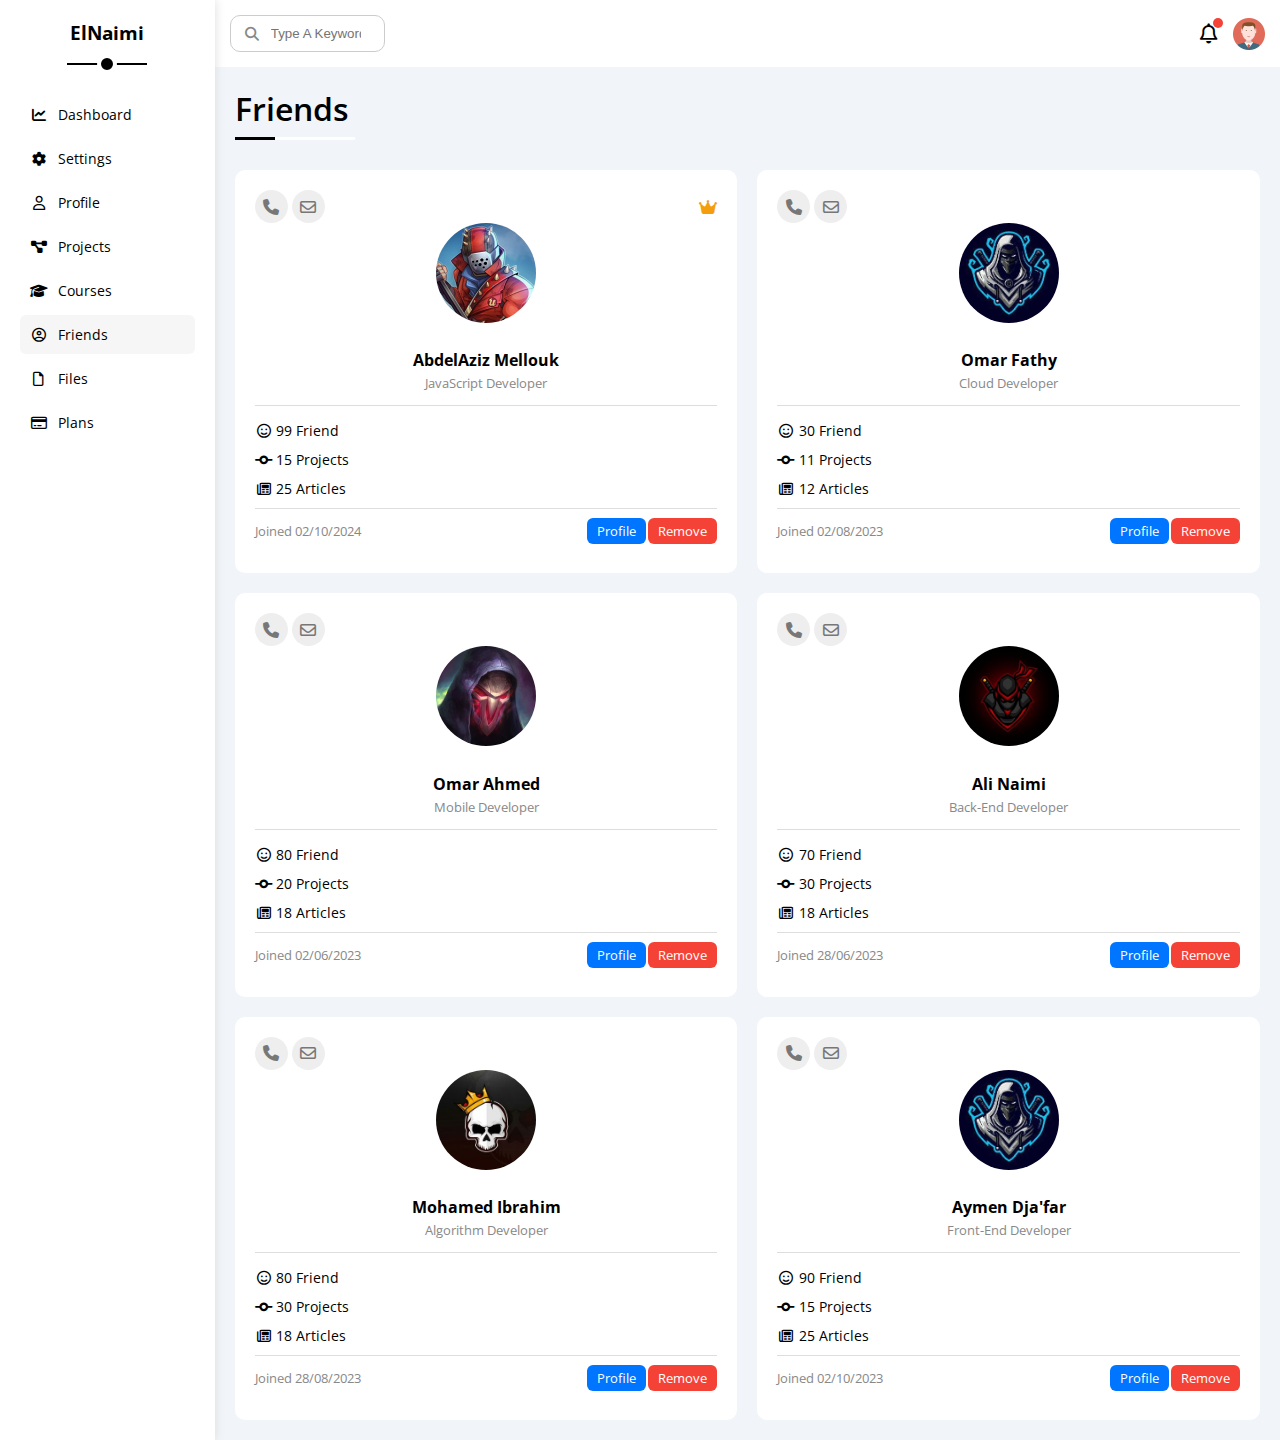
<file: friends.html>
<!DOCTYPE html>
<html lang="en">

<head>
  <meta charset="UTF-8">
  <meta name="viewport" content="width=device-width, initial-scale=1.0">
  <title>Friends</title>
  <link rel="stylesheet" href="css/all.min.css">
  <link rel="stylesheet" href="css/my-framework.css">
  <link rel="stylesheet" href="css/master.css">
  <link rel="preconnect" href="https://fonts.googleapis.com">
  <link rel="preconnect" href="https://fonts.gstatic.com" crossorigin>
  <link href="https://fonts.googleapis.com/css2?family=Open+Sans:ital,wght@0,300..800;1,300..800&display=swap"
    rel="stylesheet">
</head>

<body>
  <div class="page d-flex">
    <div class="sidebar bg-white p-20 p-relative">
      <h3 class="p-relative txt-c mt-0">ElNaimi</h3>
      <ul>
        <li>
          <a class="d-flex align-center fs-14 c-black rad-6 p-10" href="index.html">
            <i class="fa-solid fa-chart-line fa-fw"></i>
            <span>Dashboard</span>
          </a>
        </li>
        <li>
          <a class="d-flex align-center fs-14 c-black rad-6 p-10" href="settings.html">
            <i class="fa-solid fa-gear fa-fw"></i>
            <span>Settings</span>
          </a>
        </li>
        <li>
          <a class="d-flex align-center fs-14 c-black rad-6 p-10" href="profile.html">
            <i class="fa-regular fa-user fa-fw"></i>
            <span>Profile</span>
          </a>
        </li>
        <li>
          <a class="d-flex align-center fs-14 c-black rad-6 p-10" href="projects.html">
            <i class="fa-solid fa-diagram-project fa-fw"></i>
            <span>Projects</span>
          </a>
        </li>
        <li>
          <a class="d-flex align-center fs-14 c-black rad-6 p-10" href="courses.html">
            <i class="fa-solid fa-graduation-cap fa-fw"></i>
            <span>Courses</span>
          </a>
        </li>
        <li>
          <a class="active d-flex align-center fs-14 c-black rad-6 p-10" href="friends.html">
            <i class="fa-regular fa-circle-user fa-fw"></i>
            <span>Friends</span>
          </a>
        </li>
        <li>
          <a class="d-flex align-center fs-14 c-black rad-6 p-10" href="files.html">
            <i class="fa-regular fa-file fa-fw"></i>
            <span>Files</span>
          </a>
        </li>
        <li>
          <a class="d-flex align-center fs-14 c-black rad-6 p-10" href="plans.html">
            <i class="fa-regular fa-credit-card fa-fw"></i>
            <span>Plans</span>
          </a>
        </li>
      </ul>
    </div>
    <div class="content w-full overflow-hidden">
      <!-- Start Head -->
      <div class="head bg-white p-15 between-flex">
        <div class="search p-relative">
          <input class="p-10" type="search" placeholder="Type A Keyword">
        </div>
        <div class="icons d-flex align-center">
          <span class="notifications p-relative">
            <i class="fa-regular fa-bell fa-lg"></i>
          </span>
          <img decoding="async" src="imgs/avatar.png" alt="avatar">
        </div>
      </div>
      <!-- End Head -->
      <h1 class="p-relative">Friends</h1>
      <div class="friends-page m-20">
        <div class="friends-container">
          <div class="box bg-white p-20 rad-10 ">
            <div class="icons between-flex">
              <div class="contact">
                <i class="fa-solid fa-phone"></i>
                <i class="fa-regular fa-envelope"></i>
              </div>
              <i class="fa-solid fa-crown c-orange"></i>
            </div>
            <div class="profile-info">
              <img src="imgs/friend-01.jpg" alt="">
              <h4 class="mb">AbdelAziz Mellouk</h4>
              <p class="c-grey fs-13">JavaScript Developer</p>
            </div>
            <div class="profile-details fs-14">
              <span class="d-block mb-10"><i class="fa-regular fa-face-smile fa-fw"></i> 99 Friend</span>
              <span class="d-block mb-10"><i class="fa-solid fa-code-commit fa-fw"></i> 15 Projects</span>
              <span class="d-block mb-10"><i class="fa-regular fa-newspaper fa-fw"></i> 25 Articles</span>
            </div>
            <div class="profile-footer between-flex">
              <p class="c-grey fs-13">Joined 02/10/2024</p>
              <div class="btns">
                <div class="btn-shape bg-blue c-white fs-13">Profile</div>
                <div class="btn-shape bg-red c-white fs-13">Remove</div>
              </div>
            </div>
          </div>
          <div class="box bg-white p-20 rad-10 ">
            <div class="icons between-flex">
              <div class="contact">
                <i class="fa-solid fa-phone"></i>
                <i class="fa-regular fa-envelope"></i>
              </div>
            </div>
            <div class="profile-info">
              <img src="imgs/friend-02.jpg" alt="">
              <h4 class="mb">Omar Fathy</h4>
              <p class="c-grey fs-13">Cloud Developer</p>
            </div>
            <div class="profile-details fs-14">
              <span class="d-block mb-10"><i class="fa-regular fa-face-smile fa-fw"></i> 30 Friend</span>
              <span class="d-block mb-10"><i class="fa-solid fa-code-commit fa-fw"></i> 11 Projects</span>
              <span class="d-block mb-10"><i class="fa-regular fa-newspaper fa-fw"></i> 12 Articles</span>
            </div>
            <div class="profile-footer between-flex">
              <p class="c-grey fs-13">Joined 02/08/2023</p>
              <div class="btns">
                <div class="btn-shape bg-blue c-white fs-13">Profile</div>
                <div class="btn-shape bg-red c-white fs-13">Remove</div>
              </div>
            </div>
          </div>
          <div class="box bg-white p-20 rad-10 ">
            <div class="icons between-flex">
              <div class="contact">
                <i class="fa-solid fa-phone"></i>
                <i class="fa-regular fa-envelope"></i>
              </div>
            </div>
            <div class="profile-info">
              <img src="imgs/friend-03.jpg" alt="">
              <h4 class="mb">Omar Ahmed</h4>
              <p class="c-grey fs-13">Mobile Developer</p>
            </div>
            <div class="profile-details fs-14">
              <span class="d-block mb-10"><i class="fa-regular fa-face-smile fa-fw"></i> 80 Friend</span>
              <span class="d-block mb-10"><i class="fa-solid fa-code-commit fa-fw"></i> 20 Projects</span>
              <span class="d-block mb-10"><i class="fa-regular fa-newspaper fa-fw"></i> 18 Articles</span>
            </div>
            <div class="profile-footer between-flex">
              <p class="c-grey fs-13">Joined 02/06/2023</p>
              <div class="btns">
                <div class="btn-shape bg-blue c-white fs-13">Profile</div>
                <div class="btn-shape bg-red c-white fs-13">Remove</div>
              </div>
            </div>
          </div>
          <div class="box bg-white p-20 rad-10 ">
            <div class="icons between-flex">
              <div class="contact">
                <i class="fa-solid fa-phone"></i>
                <i class="fa-regular fa-envelope"></i>
              </div>
            </div>
            <div class="profile-info">
              <img src="imgs/friend-04.jpg" alt="">
              <h4 class="mb">Ali Naimi</h4>
              <p class="c-grey fs-13">Back-End Developer</p>
            </div>
            <div class="profile-details fs-14">
              <span class="d-block mb-10"><i class="fa-regular fa-face-smile fa-fw"></i> 70 Friend</span>
              <span class="d-block mb-10"><i class="fa-solid fa-code-commit fa-fw"></i> 30 Projects</span>
              <span class="d-block mb-10"><i class="fa-regular fa-newspaper fa-fw"></i> 18 Articles</span>
            </div>
            <div class="profile-footer between-flex">
              <p class="c-grey fs-13">Joined 28/06/2023</p>
              <div class="btns">
                <div class="btn-shape bg-blue c-white fs-13">Profile</div>
                <div class="btn-shape bg-red c-white fs-13">Remove</div>
              </div>
            </div>
          </div>
          <div class="box bg-white p-20 rad-10 ">
            <div class="icons between-flex">
              <div class="contact">
                <i class="fa-solid fa-phone"></i>
                <i class="fa-regular fa-envelope"></i>
              </div>
            </div>
            <div class="profile-info">
              <img src="imgs/friend-05.jpg" alt="">
              <h4 class="mb">Mohamed Ibrahim</h4>
              <p class="c-grey fs-13">Algorithm Developer</p>
            </div>
            <div class="profile-details fs-14">
              <span class="d-block mb-10"><i class="fa-regular fa-face-smile fa-fw"></i> 80 Friend</span>
              <span class="d-block mb-10"><i class="fa-solid fa-code-commit fa-fw"></i> 30 Projects</span>
              <span class="d-block mb-10"><i class="fa-regular fa-newspaper fa-fw"></i> 18 Articles</span>
            </div>
            <div class="profile-footer between-flex">
              <p class="c-grey fs-13">Joined 28/08/2023</p>
              <div class="btns">
                <div class="btn-shape bg-blue c-white fs-13">Profile</div>
                <div class="btn-shape bg-red c-white fs-13">Remove</div>
              </div>
            </div>
          </div>
          <div class="box bg-white p-20 rad-10 ">
            <div class="icons between-flex">
              <div class="contact">
                <i class="fa-solid fa-phone"></i>
                <i class="fa-regular fa-envelope"></i>
              </div>
            </div>
            <div class="profile-info">
              <img src="imgs/friend-02.jpg" alt="">
              <h4 class="mb">Aymen Dja'far</h4>
              <p class="c-grey fs-13">Front-End Developer</p>
            </div>
            <div class="profile-details fs-14">
              <span class="d-block mb-10"><i class="fa-regular fa-face-smile fa-fw"></i> 90 Friend</span>
              <span class="d-block mb-10"><i class="fa-solid fa-code-commit fa-fw"></i> 15 Projects</span>
              <span class="d-block mb-10"><i class="fa-regular fa-newspaper fa-fw"></i> 25 Articles</span>
            </div>
            <div class="profile-footer between-flex">
              <p class="c-grey fs-13">Joined 02/10/2023</p>
              <div class="btns">
                <div class="btn-shape bg-blue c-white fs-13">Profile</div>
                <div class="btn-shape bg-red c-white fs-13">Remove</div>
              </div>
            </div>
          </div>
        </div>
      </div>
    </div>
</body>

</html>
</file>
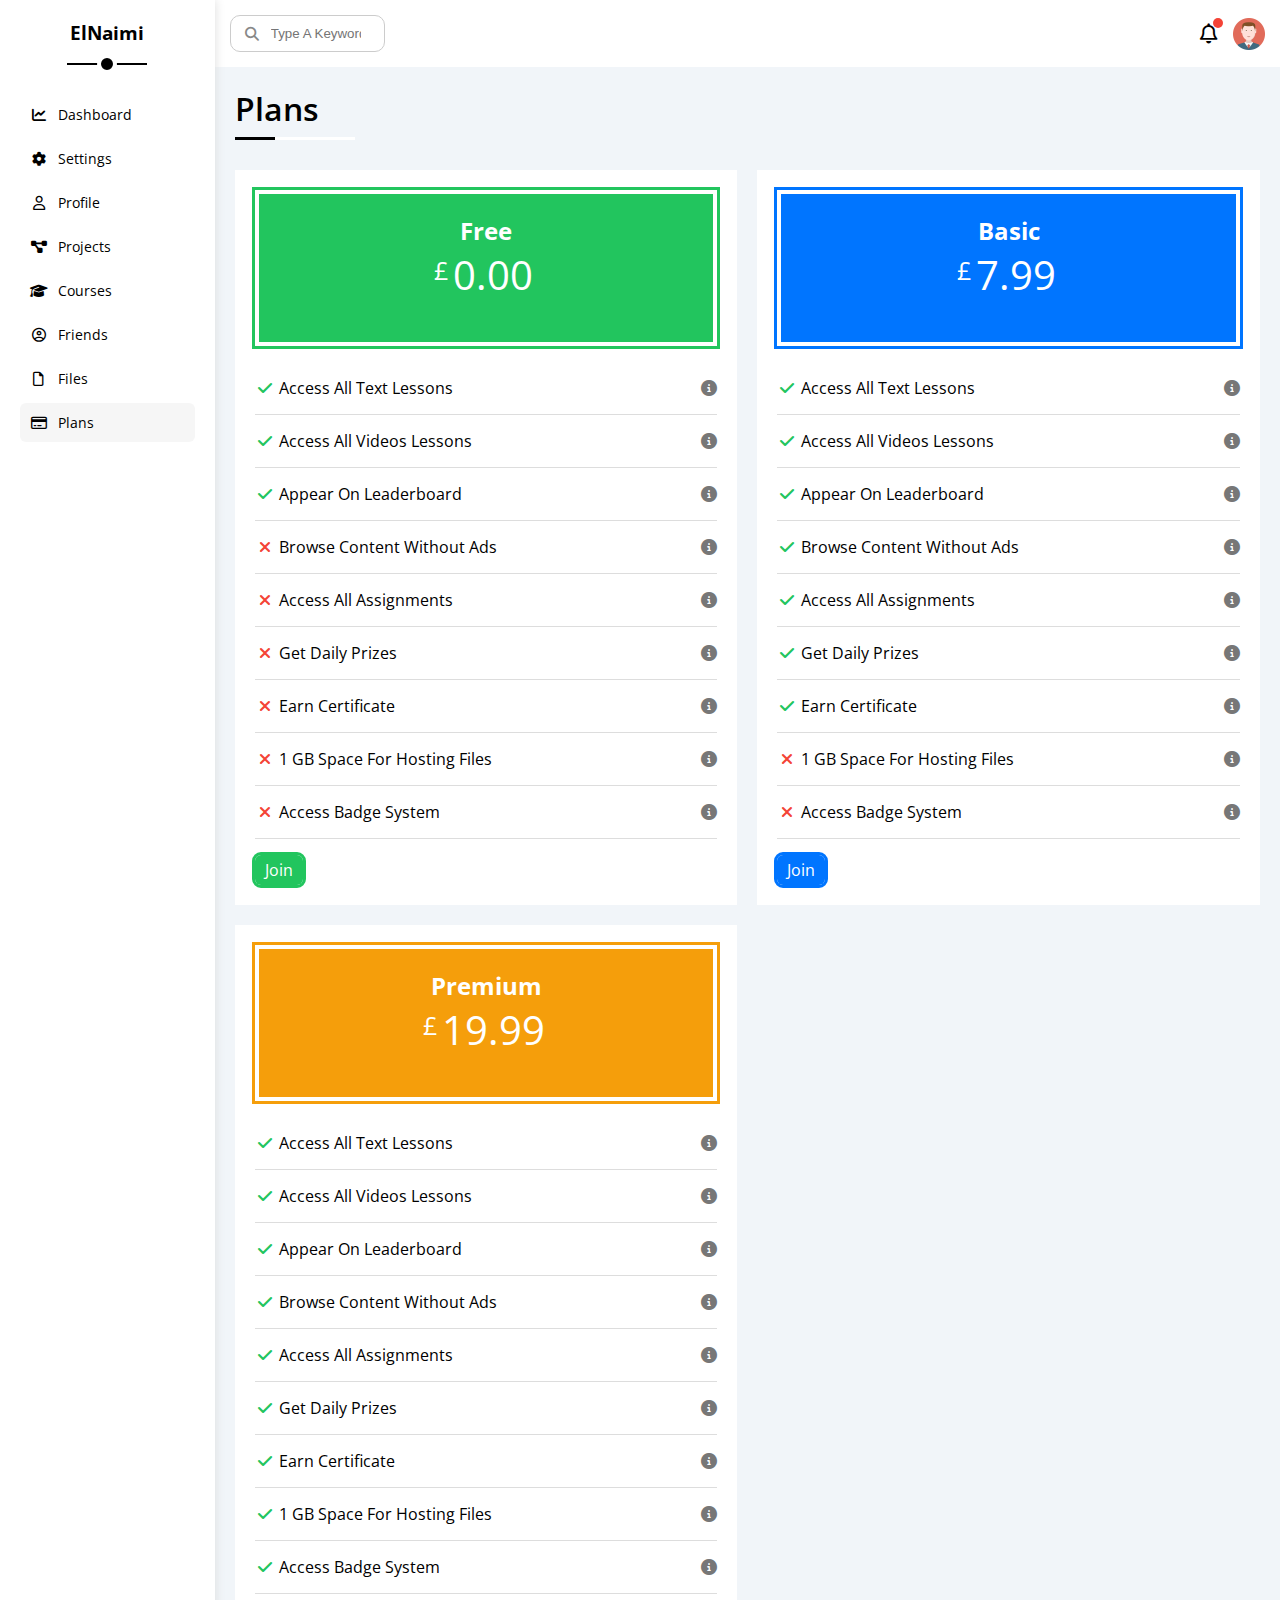
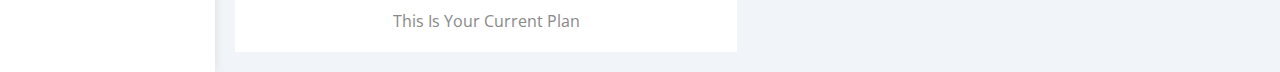
<file: plans.html>
<!DOCTYPE html>
<html lang="en">

<head>
  <meta charset="UTF-8">
  <meta name="viewport" content="width=device-width, initial-scale=1.0">
  <title>Plans</title>
  <link rel="stylesheet" href="css/all.min.css">
  <link rel="stylesheet" href="css/my-framework.css">
  <link rel="stylesheet" href="css/master.css">
  <link rel="preconnect" href="https://fonts.googleapis.com">
  <link rel="preconnect" href="https://fonts.gstatic.com" crossorigin>
  <link href="https://fonts.googleapis.com/css2?family=Open+Sans:ital,wght@0,300..800;1,300..800&display=swap"
    rel="stylesheet">
</head>

<body>
  <div class="page d-flex">
    <div class="sidebar bg-white p-20 p-relative">
      <h3 class="p-relative txt-c mt-0">ElNaimi</h3>
      <ul>
        <li>
          <a class="d-flex align-center fs-14 c-black rad-6 p-10" href="index.html">
            <i class="fa-solid fa-chart-line fa-fw"></i>
            <span>Dashboard</span>
          </a>
        </li>
        <li>
          <a class="d-flex align-center fs-14 c-black rad-6 p-10" href="settings.html">
            <i class="fa-solid fa-gear fa-fw"></i>
            <span>Settings</span>
          </a>
        </li>
        <li>
          <a class="d-flex align-center fs-14 c-black rad-6 p-10" href="profile.html">
            <i class="fa-regular fa-user fa-fw"></i>
            <span>Profile</span>
          </a>
        </li>
        <li>
          <a class="d-flex align-center fs-14 c-black rad-6 p-10" href="projects.html">
            <i class="fa-solid fa-diagram-project fa-fw"></i>
            <span>Projects</span>
          </a>
        </li>
        <li>
          <a class="d-flex align-center fs-14 c-black rad-6 p-10" href="courses.html">
            <i class="fa-solid fa-graduation-cap fa-fw"></i>
            <span>Courses</span>
          </a>
        </li>
        <li>
          <a class="d-flex align-center fs-14 c-black rad-6 p-10" href="friends.html">
            <i class="fa-regular fa-circle-user fa-fw"></i>
            <span>Friends</span>
          </a>
        </li>
        <li>
          <a class="d-flex align-center fs-14 c-black rad-6 p-10" href="files.html">
            <i class="fa-regular fa-file fa-fw"></i>
            <span>Files</span>
          </a>
        </li>
        <li>
          <a class="active d-flex align-center fs-14 c-black rad-6 p-10" href="plans.html">
            <i class="fa-regular fa-credit-card fa-fw"></i>
            <span>Plans</span>
          </a>
        </li>
      </ul>
    </div>
    <div class="content w-full overflow-hidden">
      <!-- Start Head -->
      <div class="head bg-white p-15 between-flex">
        <div class="search p-relative">
          <input class="p-10" type="search" placeholder="Type A Keyword">
        </div>
        <div class="icons d-flex align-center">
          <span class="notifications p-relative">
            <i class="fa-regular fa-bell fa-lg"></i>
          </span>
          <img decoding="async" src="imgs/avatar.png" alt="avatar">
        </div>
      </div>
      <!-- End Head -->
      <h1 class="p-relative">Plans</h1>
      <div class="plans-page m-20">
        <div class="plans">
          <div class="plan bg-white p-20">
            <div class="offre txt-c p-relative bg-green">
              <h2 class="c-white mb-0">Free</h2>
              <p class="c-white mt-0"><span>£</span>0.00</p>
            </div>
            <ul>
              <li class="between-flex">
                <div class="info">
                  <i class="fa-solid fa-check fa-fw yes"></i>
                  <span> Access All Text Lessons</span>
                </div>
                <i class="fa-solid fa-circle-info help"></i>
              </li>
              <li class="between-flex">
                <div class="info">
                  <i class="fa-solid fa-check fa-fw yes"></i>
                  <span>Access All Videos Lessons</span>
                </div>
                <i class="fa-solid fa-circle-info help"></i>
              </li>
              <li class="between-flex">
                <div class="info">
                  <i class="fa-solid fa-check fa-fw yes"></i>
                  <span>Appear On Leaderboard</span>
                </div>
                <i class="fa-solid fa-circle-info help"></i>
              </li>
              <li class="between-flex">
                <div class="info">
                  <i class="fa-solid fa-xmark fa-fw no"></i>
                  <span> Browse Content Without Ads</span>
                </div>
                <i class="fa-solid fa-circle-info help"></i>
              </li>
              <li class="between-flex">
                <div class="info">
                  <i class="fa-solid fa-xmark fa-fw no"></i>
                  <span>Access All Assignments</span>
                </div>
                <i class="fa-solid fa-circle-info help"></i>
              </li>
              <li class="between-flex">
                <div class="info">
                  <i class="fa-solid fa-xmark fa-fw no"></i>
                  <span>Get Daily Prizes</span>
                </div>
                <i class="fa-solid fa-circle-info help"></i>
              </li>
              <li class="between-flex">
                <div class="info">
                  <i class="fa-solid fa-xmark fa-fw no"></i>
                  <span>Earn Certificate</span>
                </div>
                <i class="fa-solid fa-circle-info help"></i>
              </li>
              <li class="between-flex">
                <div class="info">
                  <i class="fa-solid fa-xmark fa-fw no"></i>
                  <span>1 GB Space For Hosting Files</span>
                </div>
                <i class="fa-solid fa-circle-info help"></i>
              </li>
              <li class="between-flex">
                <div class="info">
                  <i class="fa-solid fa-xmark fa-fw no"></i>
                  <span>Access Badge System</span>
                </div>
                <i class="fa-solid fa-circle-info help"></i>
              </li>
            </ul>
            <div class="btn-shape c-white bg-green w-fit">Join</div>
          </div>
          <div class="plan bg-white p-20">
            <div class="offre txt-c p-relative bg-blue">
              <h2 class="c-white mb-0">Basic</h2>
              <p class="c-white mt-0"><span>£</span>7.99</p>
            </div>
            <ul>
              <li class="between-flex">
                <div class="info">
                  <i class="fa-solid fa-check fa-fw yes"></i>
                  <span> Access All Text Lessons</span>
                </div>
                <i class="fa-solid fa-circle-info help"></i>
              </li>
              <li class="between-flex">
                <div class="info">
                  <i class="fa-solid fa-check fa-fw yes"></i>
                  <span>Access All Videos Lessons</span>
                </div>
                <i class="fa-solid fa-circle-info help"></i>
              </li>
              <li class="between-flex">
                <div class="info">
                  <i class="fa-solid fa-check fa-fw yes"></i>
                  <span>Appear On Leaderboard</span>
                </div>
                <i class="fa-solid fa-circle-info help"></i>
              </li>
              <li class="between-flex">
                <div class="info">
                  <i class="fa-solid fa-check fa-fw yes"></i>
                  <span> Browse Content Without Ads</span>
                </div>
                <i class="fa-solid fa-circle-info help"></i>
              </li>
              <li class="between-flex">
                <div class="info">
                  <i class="fa-solid fa-check fa-fw yes"></i>
                  <span>Access All Assignments</span>
                </div>
                <i class="fa-solid fa-circle-info help"></i>
              </li>
              <li class="between-flex">
                <div class="info">
                  <i class="fa-solid fa-check fa-fw yes"></i>
                  <span>Get Daily Prizes</span>
                </div>
                <i class="fa-solid fa-circle-info help"></i>
              </li>
              <li class="between-flex">
                <div class="info">
                  <i class="fa-solid fa-check fa-fw yes"></i>
                  <span>Earn Certificate</span>
                </div>
                <i class="fa-solid fa-circle-info help"></i>
              </li>
              <li class="between-flex">
                <div class="info">
                  <i class="fa-solid fa-xmark fa-fw no"></i>
                  <span>1 GB Space For Hosting Files</span>
                </div>
                <i class="fa-solid fa-circle-info help"></i>
              </li>
              <li class="between-flex">
                <div class="info">
                  <i class="fa-solid fa-xmark fa-fw no"></i>
                  <span>Access Badge System</span>
                </div>
                <i class="fa-solid fa-circle-info help"></i>
              </li>
            </ul>
            <div class="btn-shape c-white bg-blue w-fit">Join</div>
          </div>
          <div class="plan bg-white p-20">
            <div class="offre txt-c p-relative bg-orange">
              <h2 class="c-white mb-0">Premium</h2>
              <p class="c-white mt-0"><span>£</span>19.99</p>
            </div>
            <ul>
              <li class="between-flex">
                <div class="info">
                  <i class="fa-solid fa-check fa-fw yes"></i>
                  <span> Access All Text Lessons</span>
                </div>
                <i class="fa-solid fa-circle-info help"></i>
              </li>
              <li class="between-flex">
                <div class="info">
                  <i class="fa-solid fa-check fa-fw yes"></i>
                  <span>Access All Videos Lessons</span>
                </div>
                <i class="fa-solid fa-circle-info help"></i>
              </li>
              <li class="between-flex">
                <div class="info">
                  <i class="fa-solid fa-check fa-fw yes"></i>
                  <span>Appear On Leaderboard</span>
                </div>
                <i class="fa-solid fa-circle-info help"></i>
              </li>
              <li class="between-flex">
                <div class="info">
                  <i class="fa-solid fa-check fa-fw yes"></i>
                  <span> Browse Content Without Ads</span>
                </div>
                <i class="fa-solid fa-circle-info help"></i>
              </li>
              <li class="between-flex">
                <div class="info">
                  <i class="fa-solid fa-check fa-fw yes"></i>
                  <span>Access All Assignments</span>
                </div>
                <i class="fa-solid fa-circle-info help"></i>
              </li>
              <li class="between-flex">
                <div class="info">
                  <i class="fa-solid fa-check fa-fw yes"></i>
                  <span>Get Daily Prizes</span>
                </div>
                <i class="fa-solid fa-circle-info help"></i>
              </li>
              <li class="between-flex">
                <div class="info">
                  <i class="fa-solid fa-check fa-fw yes"></i>
                  <span>Earn Certificate</span>
                </div>
                <i class="fa-solid fa-circle-info help"></i>
              </li>
              <li class="between-flex">
                <div class="info">
                  <i class="fa-solid fa-check fa-fw yes"></i>
                  <span>1 GB Space For Hosting Files</span>
                </div>
                <i class="fa-solid fa-circle-info help"></i>
              </li>
              <li class="between-flex">
                <div class="info">
                  <i class="fa-solid fa-check fa-fw yes"></i>
                  <span>Access Badge System</span>
                </div>
                <i class="fa-solid fa-circle-info help"></i>
              </li>
            </ul>
            <div class="c-grey txt-c">This Is Your Current Plan</div>
          </div>
        </div>
      </div>
    </div>
</body>

</html>
</file>
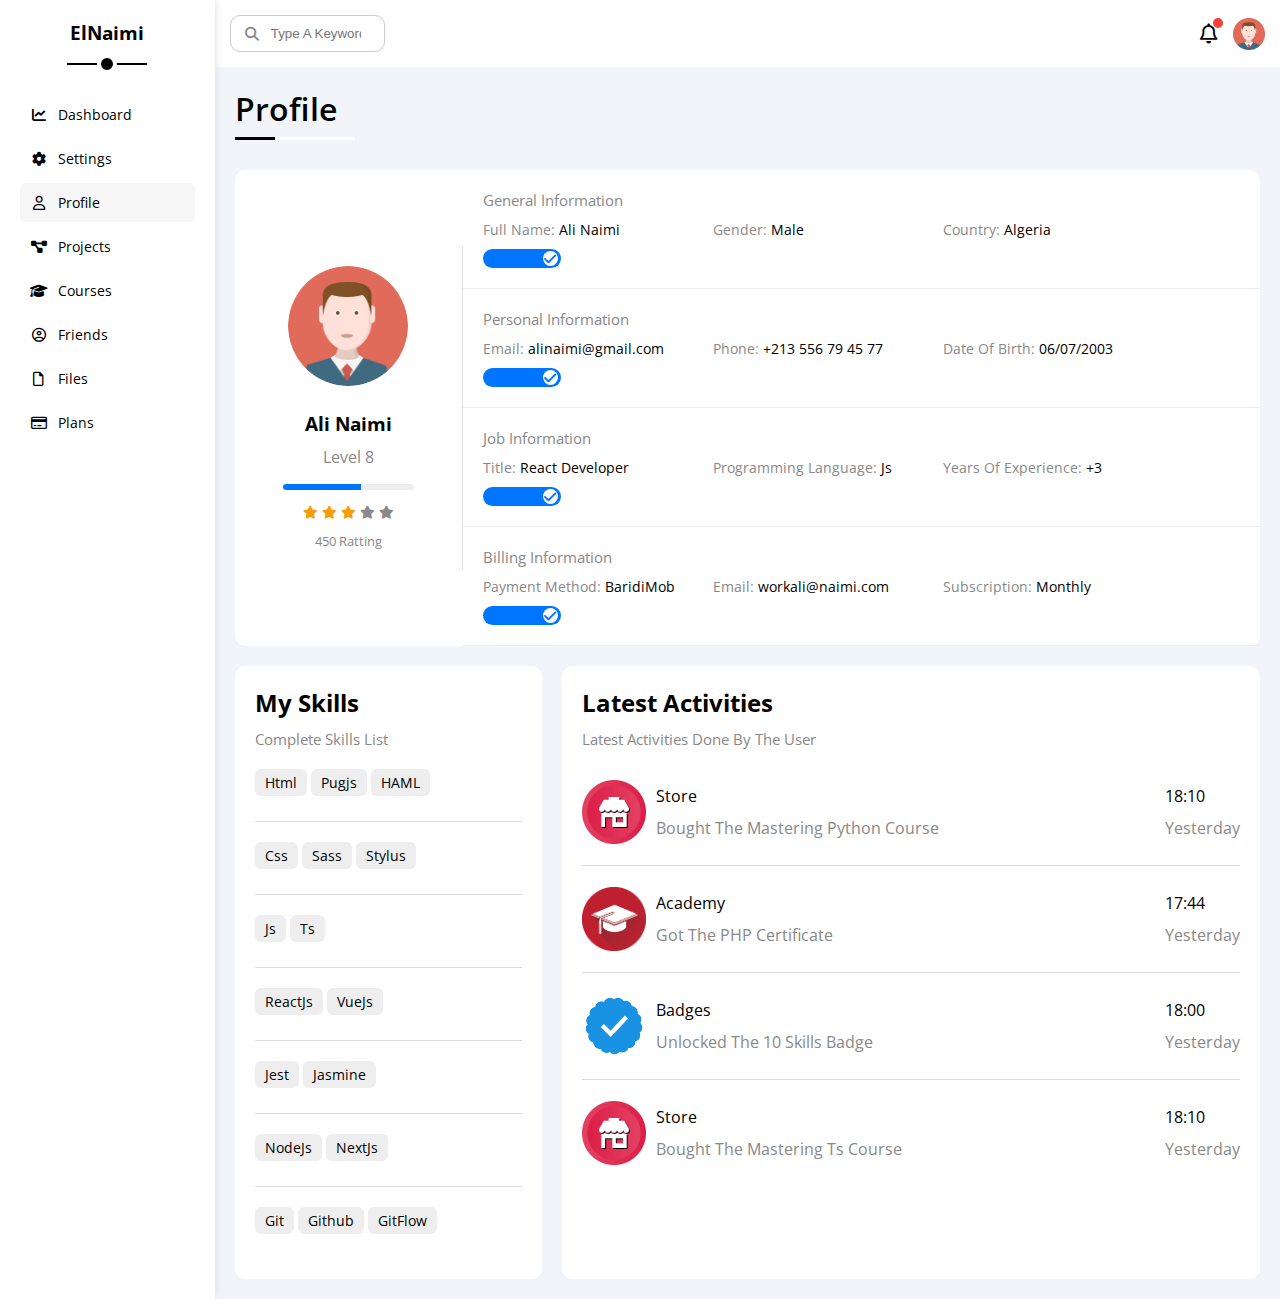
<file: profile.html>
<!DOCTYPE html>
<html lang="en">

<head>
  <meta charset="UTF-8">
  <meta name="viewport" content="width=device-width, initial-scale=1.0">
  <title>Profile</title>
  <link rel="stylesheet" href="css/all.min.css">
  <link rel="stylesheet" href="css/my-framework.css">
  <link rel="stylesheet" href="css/master.css">
  <link rel="preconnect" href="https://fonts.googleapis.com">
  <link rel="preconnect" href="https://fonts.gstatic.com" crossorigin>
  <link href="https://fonts.googleapis.com/css2?family=Open+Sans:ital,wght@0,300..800;1,300..800&display=swap"
    rel="stylesheet">
</head>

<body>
  <div class="page d-flex">
    <div class="sidebar bg-white p-20 p-relative">
      <h3 class="p-relative txt-c mt-0">ElNaimi</h3>
      <ul>
        <li>
          <a class="d-flex align-center fs-14 c-black rad-6 p-10" href="index.html">
            <i class="fa-solid fa-chart-line fa-fw"></i>
            <span>Dashboard</span>
          </a>
        </li>
        <li>
          <a class="d-flex align-center fs-14 c-black rad-6 p-10" href="settings.html">
            <i class="fa-solid fa-gear fa-fw"></i>
            <span>Settings</span>
          </a>
        </li>
        <li>
          <a class="active d-flex align-center fs-14 c-black rad-6 p-10" href="profile.html">
            <i class="fa-regular fa-user fa-fw"></i>
            <span>Profile</span>
          </a>
        </li>
        <li>
          <a class="d-flex align-center fs-14 c-black rad-6 p-10" href="projects.html">
            <i class="fa-solid fa-diagram-project fa-fw"></i>
            <span>Projects</span>
          </a>
        </li>
        <li>
          <a class="d-flex align-center fs-14 c-black rad-6 p-10" href="courses.html">
            <i class="fa-solid fa-graduation-cap fa-fw"></i>
            <span>Courses</span>
          </a>
        </li>
        <li>
          <a class="d-flex align-center fs-14 c-black rad-6 p-10" href="friends.html">
            <i class="fa-regular fa-circle-user fa-fw"></i>
            <span>Friends</span>
          </a>
        </li>
        <li>
          <a class="d-flex align-center fs-14 c-black rad-6 p-10" href="files.html">
            <i class="fa-regular fa-file fa-fw"></i>
            <span>Files</span>
          </a>
        </li>
        <li>
          <a class="d-flex align-center fs-14 c-black rad-6 p-10" href="plans.html">
            <i class="fa-regular fa-credit-card fa-fw"></i>
            <span>Plans</span>
          </a>
        </li>
      </ul>
    </div>
    <div class="content w-full overflow-hidden">
      <!-- Start Head -->
      <div class="head bg-white p-15 between-flex">
        <div class="search p-relative">
          <input class="p-10" type="search" placeholder="Type A Keyword">
        </div>
        <div class="icons d-flex align-center">
          <span class="notifications p-relative">
            <i class="fa-regular fa-bell fa-lg"></i>
          </span>
          <img decoding="async" src="imgs/avatar.png" alt="avatar">
        </div>
      </div>
      <!-- End Head -->
      <h1 class="p-relative">Profile</h1>
      <div class="profile-page m-20">
        <div class="overview bg-white rad-10 d-flex align-center mb-20">
          <div class="avatar-box txt-c p-20">
            <img class="mb-20 rad-half" src="imgs/avatar.png" alt="">
            <h3 class="m-0">Ali Naimi</h3>
            <p class="c-grey mt-10">Level 8</p>
            <div class="level rad-6 bg-eee p-relative">
              <span style="width: 60%;"></span>
            </div>
            <div class="ratting mt-10 mb-10">
              <i class="fa-solid fa-star c-orange fs-13"></i>
              <i class="fa-solid fa-star c-orange fs-13"></i>
              <i class="fa-solid fa-star c-orange fs-13"></i>
              <i class="fa-solid fa-star c-grey fs-13"></i>
              <i class="fa-solid fa-star c-grey fs-13"></i>
            </div>
            <p class="c-grey fs-13 m-0 w-full">450 Ratting</p>
          </div>
          <div class="info-box">
            <!-- Start Info Row -->
            <div class="box p-20 d-flex ablign-center">
              <h4 class="c-grey fs-15 m-0 w-full fw-normal mb-10">General Information</h4>
              <div class="fs-14 mb-10">
                <span class="c-grey">Full Name:</span>
                <span>Ali Naimi</span>
              </div>
              <div class="fs-14 mb-10">
                <span class="c-grey">Gender:</span>
                <span>Male</span>
              </div>
              <div class="fs-14 mb-10">
                <span class="c-grey">Country:</span>
                <span>Algeria</span>
              </div>
              <div class="fs-14 p-relative">
                <label>   <!-- this component, i can use this in many places -->
                  <input class="toggle-checkbox" type="checkbox" checked>
                  <div class="toggle-switch" style="top: 0; position: absolute;"></div>
                </label>
              </div>
            </div> 
            <div class="box p-20 d-flex ablign-center">
              <h4 class="c-grey fs-15 m-0 w-full fw-normal mb-10">Personal Information</h4>
              <div class="fs-14 mb-10">
                <span class="c-grey">Email:</span>
                <span>alinaimi@gmail.com</span>
              </div>
              <div class="fs-14 mb-10">
                <span class="c-grey">Phone:</span>
                <span>+213 556 79 45 77</span>
              </div>
              <div class="fs-14 mb-10">
                <span class="c-grey">Date Of Birth:</span>
                <span>06/07/2003</span>
              </div>
              <div class="fs-14 p-relative">
                <label>   <!-- this component, i can use this in many places -->
                  <input class="toggle-checkbox" type="checkbox" checked>
                  <div class="toggle-switch" style="top: 0; position: absolute;"></div>
                </label>
              </div>
            </div> 
            <div class="box p-20 d-flex ablign-center">
              <h4 class="c-grey fs-15 m-0 w-full fw-normal mb-10">Job Information</h4>
              <div class="fs-14 mb-10">
                <span class="c-grey">Title:</span>
                <span>React Developer</span>
              </div>
              <div class="fs-14 mb-10">
                <span class="c-grey">Programming Language:</span>
                <span>Js</span>
              </div>
              <div class="fs-14 mb-10">
                <span class="c-grey">Years Of Experience:</span>
                <span>+3</span>
              </div>
              <div class="fs-14 p-relative">
                <label>   <!-- this component, i can use this in many places -->
                  <input class="toggle-checkbox" type="checkbox" checked>
                  <div class="toggle-switch" style="top: 0; position: absolute;"></div>
                </label>
              </div>
            </div> 
            <div class="box p-20 d-flex ablign-center">
              <h4 class="c-grey fs-15 m-0 w-full fw-normal mb-10">Billing Information</h4>
              <div class="fs-14 mb-10">
                <span class="c-grey">Payment Method:</span>
                <span>BaridiMob</span>
              </div>
              <div class="fs-14 mb-10">
                <span class="c-grey">Email:</span>
                <span>workali@naimi.com</span>
              </div>
              <div class="fs-14 mb-10">
                <span class="c-grey">Subscription:</span>
                <span>Monthly</span>
              </div>
              <div class="fs-14 p-relative">
                <label>   <!-- this component, i can use this in many places -->
                  <input class="toggle-checkbox" type="checkbox" checked>
                  <div class="toggle-switch" style="top: 0; position: absolute;"></div>
                </label>
              </div>
            </div> 
            <!-- End Info Row -->
          </div>
        </div>
        <div class="informartions d-flex gap-20">
          <div class="skills p-20 bg-white rad-10">
            <h2 class="mt-0 mb-10">My Skills</h2>
            <p class="mt-0 mb-20 c-grey fs-15">Complete Skills List</p>
            <div class="fs-14 mb-20">
              <span class="btn-shape bg-eee c-black">Html</span>
              <span class="btn-shape bg-eee c-black">Pugjs</span>
              <span class="btn-shape bg-eee c-black">HAML</span>
            </div>
            <div class="fs-14 mb-20">
              <span class="btn-shape bg-eee c-black">Css</span>
              <span class="btn-shape bg-eee c-black">Sass</span>
              <span class="btn-shape bg-eee c-black">Stylus</span>
            </div>
            <div class="fs-14 mb-20">
              <span class="btn-shape bg-eee c-black">Js</span>
              <span class="btn-shape bg-eee c-black">Ts</span>
            </div>
            <div class="fs-14 mb-20">
              <span class="btn-shape bg-eee c-black">ReactJs</span>
              <span class="btn-shape bg-eee c-black">VueJs</span>
            </div>
            <div class="fs-14 mb-20">
              <span class="btn-shape bg-eee c-black">Jest</span>
              <span class="btn-shape bg-eee c-black">Jasmine</span>
            </div>
            <div class="fs-14 mb-20">
              <span class="btn-shape bg-eee c-black">NodeJs</span>
              <span class="btn-shape bg-eee c-black">NextJs</span>
            </div>
            <div class="fs-14 mb-20">
              <span class="btn-shape bg-eee c-black">Git</span>
              <span class="btn-shape bg-eee c-black">Github</span>
              <span class="btn-shape bg-eee c-black">GitFlow</spa>
            </div>
          </div>
          <div class="latest-activities p-20 bg-white rad-10">
            <h2 class="mt-0 mb-10">Latest Activities</h2>
            <p class="mt-0 mb-20 c-grey fs-15">Latest Activities Done By The User</p>
            <div class="box between-flex">
              <div class="info d-flex align-center gap-10">
                <img decoding="async" src="imgs/activity-01.png" alt="">
                <div class="txt">
                  <p class="mb-10">Store</p>
                  <p class="c-grey mt-0">Bought The Mastering Python Course</p>
                </div>
              </div>
              <div class="time">
                <span class="mb-10 d-block">18:10</span>
                <span class="d-block c-grey d-block mt-0">Yesterday</span>
              </div>
            </div>
            <div class="box between-flex">
              <div class="info d-flex align-center gap-10">
                <img decoding="async" src="imgs/activity-02.png" alt="">
                <div class="txt">
                  <p class="mb-10">Academy</p>
                  <p class="c-grey mt-0">Got The PHP Certificate</p>
                </div>
              </div>
              <div class="time">
                <span class="mb-10 d-block">17:44</span>
                <span class="d-block c-grey d-block mt-0">Yesterday</span>
              </div>
            </div>
            <div class="box between-flex">
              <div class="info d-flex align-center gap-10">
                <img decoding="async" src="imgs/activity-03.png" alt="">
                <div class="txt">
                  <p class="mb-10">Badges</p>
                  <p class="c-grey mt-0">Unlocked The 10 Skills Badge</p>
                </div>
              </div>
              <div class="time">
                <span class="mb-10 d-block">18:00</span>
                <span class="d-block c-grey d-block mt-0">Yesterday</span>
              </div>
            </div>
            <div class="box between-flex">
              <div class="info d-flex align-center gap-10">
                <img decoding="async" src="imgs/activity-01.png" alt="">
                <div class="txt">
                  <p class="mb-10">Store</p>
                  <p class="c-grey mt-0">Bought The Mastering Ts Course</p>
                </div>
              </div>
              <div class="time">
                <span class="mb-10 d-block">18:10</span>
                <span class="d-block c-grey d-block mt-0">Yesterday</span>
              </div>
            </div>
            <!-- <div class="box between-flex">
              <div class="info d-flex align-center gap-10">
                <img decoding="async" src="imgs/activity-01.png" alt="">
                <div class="txt">
                  <p class="mb-10">Store</p>
                  <p class="c-grey mt-0">Bought The Mastering Ts Course</p>
                </div>
              </div>
              <div class="time">
                <span class="mb-10 d-block">18:10</span>
                <span class="d-block c-grey d-block mt-0">Yesterday</span>
              </div>
            </div> -->
          </div>
        </div>
      </div>
    </div>
</body>

</html>
</file>
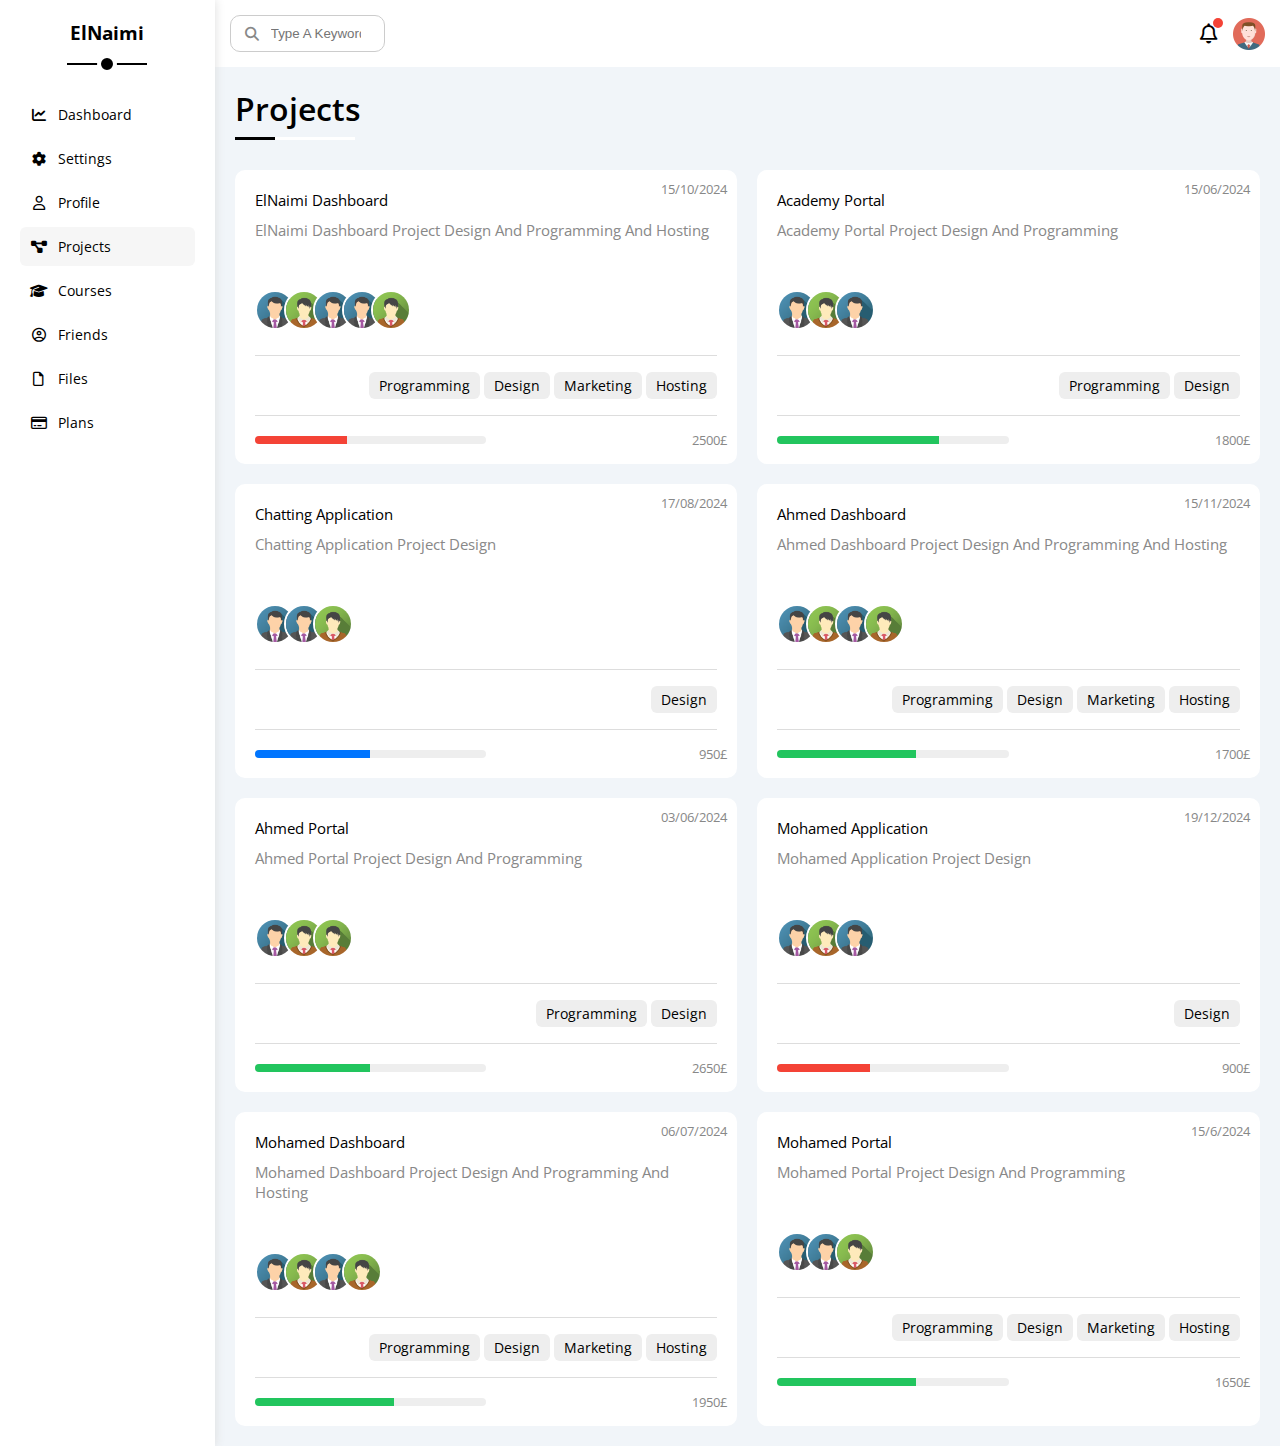
<file: projects.html>
<!DOCTYPE html>
<html lang="en">

<head>
  <meta charset="UTF-8">
  <meta name="viewport" content="width=device-width, initial-scale=1.0">
  <title>projects</title>
  <link rel="stylesheet" href="css/all.min.css">
  <link rel="stylesheet" href="css/my-framework.css">
  <link rel="stylesheet" href="css/master.css">
  <link rel="preconnect" href="https://fonts.googleapis.com">
  <link rel="preconnect" href="https://fonts.gstatic.com" crossorigin>
  <link href="https://fonts.googleapis.com/css2?family=Open+Sans:ital,wght@0,300..800;1,300..800&display=swap"
    rel="stylesheet">
</head>

<body>
  <div class="page d-flex">
    <div class="sidebar bg-white p-20 p-relative">
      <h3 class="p-relative txt-c mt-0">ElNaimi</h3>
      <ul>
        <li>
          <a class="d-flex align-center fs-14 c-black rad-6 p-10" href="index.html">
            <i class="fa-solid fa-chart-line fa-fw"></i>
            <span>Dashboard</span>
          </a>
        </li>
        <li>
          <a class="d-flex align-center fs-14 c-black rad-6 p-10" href="settings.html">
            <i class="fa-solid fa-gear fa-fw"></i>
            <span>Settings</span>
          </a>
        </li>
        <li>
          <a class="d-flex align-center fs-14 c-black rad-6 p-10" href="profile.html">
            <i class="fa-regular fa-user fa-fw"></i>
            <span>Profile</span>
          </a>
        </li>
        <li>
          <a class="active d-flex align-center fs-14 c-black rad-6 p-10" href="projects.html">
            <i class="fa-solid fa-diagram-project fa-fw"></i>
            <span>Projects</span>
          </a>
        </li>
        <li>
          <a class="d-flex align-center fs-14 c-black rad-6 p-10" href="courses.html">
            <i class="fa-solid fa-graduation-cap fa-fw"></i>
            <span>Courses</span>
          </a>
        </li>
        <li>
          <a class="d-flex align-center fs-14 c-black rad-6 p-10" href="friends.html">
            <i class="fa-regular fa-circle-user fa-fw"></i>
            <span>Friends</span>
          </a>
        </li>
        <li>
          <a class="d-flex align-center fs-14 c-black rad-6 p-10" href="files.html">
            <i class="fa-regular fa-file fa-fw"></i>
            <span>Files</span>
          </a>
        </li>
        <li>
          <a class="d-flex align-center fs-14 c-black rad-6 p-10" href="plans.html">
            <i class="fa-regular fa-credit-card fa-fw"></i>
            <span>Plans</span>
          </a>
        </li>
      </ul>
    </div>
    <div class="content w-full overflow-hidden">
      <!-- Start Head -->
      <div class="head bg-white p-15 between-flex">
        <div class="search p-relative">
          <input class="p-10" type="search" placeholder="Type A Keyword">
        </div>
        <div class="icons d-flex align-center">
          <span class="notifications p-relative">
            <i class="fa-regular fa-bell fa-lg"></i>
          </span>
          <img decoding="async" src="imgs/avatar.png" alt="avatar">
        </div>
      </div>
      <!-- End Head -->
      <h1 class="p-relative">Projects</h1>
      <div class="projects-page m-20">
        <div class="projects-widjets d-grid gap-20">
          <div class="box bg-white rad-10 p-20 p-relative">
            <div class="txt between-flex">
              <div class="hedding">
                <h2 class="mt-0 mb-10 fw-normal fs-15">ElNaimi Dashboard</h2>
                <p class="mt-0 mb-20 c-grey fs-15">ElNaimi Dashboard Project Design And Programming And Hosting</p>
              </div>
              <div class="date mt-0 mb-20 c-grey fs-13">15/10/2024</div>
            </div>
            <div class="team">
              <div class="avatar">
                <img src="imgs/team-01.png" alt="">
                <img src="imgs/team-03.png" alt="">
                <img src="imgs/team-01.png" alt="">
                <img src="imgs/team-01.png" alt="">
                <img src="imgs/team-03.png" alt="">
              </div>
              <div class="fs-14 mb-20 jobs">
                <span class="btn-shape bg-eee c-black">Programming</span>
                <span class="btn-shape bg-eee c-black">Design</span>
                <span class="btn-shape bg-eee c-black">Marketing</span>
                <span class="btn-shape bg-eee c-black">Hosting</span>
              </div>
              <div class="level d-flex align-center p-relative">
                <div class="progress bg-eee rad-6 overflow-hidden p-relative">
                  <span class="bg-red percentage" style="width: 40%;"></span>
                </div>
                <span class="c-grey fs-13">2500£</span>
              </div>
            </div>
          </div>
          <div class="box bg-white rad-10 p-20 p-relative">
            <div class="txt between-flex">
              <div class="hedding">
                <h2 class="mt-0 mb-10 fw-normal fs-15">Academy Portal</h2>
                <p class="mt-0 mb-20 c-grey fs-15">Academy Portal Project Design And Programming</p>
              </div>
              <div class="date mt-0 mb-20 c-grey fs-13">15/06/2024</div>
            </div>
            <div class="team">
              <div class="avatar">
                <img src="imgs/team-01.png" alt="">
                <img src="imgs/team-03.png" alt="">
                <img src="imgs/team-01.png" alt="">
              </div>
              <div class="fs-14 mb-20 jobs">
                <span class="btn-shape bg-eee c-black">Programming</span>
                <span class="btn-shape bg-eee c-black">Design</span>
              </div>
              <div class="level d-flex align-center p-relative">
                <div class="progress bg-eee rad-6 overflow-hidden p-relative">
                  <span class="bg-green percentage" style="width: 70%;"></span>
                </div>
                <span class="c-grey fs-13">1800£</span>
              </div>
            </div>
          </div>
          <div class="box bg-white rad-10 p-20 p-relative">
            <div class="txt between-flex">
              <div class="hedding">
                <h2 class="mt-0 mb-10 fw-normal fs-15">Chatting Application</h2>
                <p class="mt-0 mb-20 c-grey fs-15">Chatting Application Project Design</p>
              </div>
              <div class="date mt-0 mb-20 c-grey fs-13">17/08/2024</div>
            </div>
            <div class="team">
              <div class="avatar">
                <img src="imgs/team-01.png" alt="">
                <img src="imgs/team-01.png" alt="">
                <img src="imgs/team-03.png" alt="">
              </div>
              <div class="fs-14 mb-20 jobs">
                <span class="btn-shape bg-eee c-black">Design</span>
              </div>
              <div class="level d-flex align-center p-relative">
                <div class="progress bg-eee rad-6 overflow-hidden p-relative">
                  <span class="bg-blue percentage" style="width: 50%;"></span>
                </div>
                <span class="c-grey fs-13">950£</span>
              </div>
            </div>
          </div>
          <div class="box bg-white rad-10 p-20 p-relative">
            <div class="txt between-flex">
              <div class="hedding">
                <h2 class="mt-0 mb-10 fw-normal fs-15">Ahmed Dashboard</h2>
                <p class="mt-0 mb-20 c-grey fs-15">Ahmed Dashboard Project Design And Programming And Hosting</p>
              </div>
              <div class="date mt-0 mb-20 c-grey fs-13">15/11/2024</div>
            </div>
            <div class="team">
              <div class="avatar">
                <img src="imgs/team-01.png" alt="">
                <img src="imgs/team-03.png" alt="">
                <img src="imgs/team-01.png" alt="">
                <img src="imgs/team-03.png" alt="">
              </div>
              <div class="fs-14 mb-20 jobs">
                <span class="btn-shape bg-eee c-black">Programming</span>
                <span class="btn-shape bg-eee c-black">Design</span>
                <span class="btn-shape bg-eee c-black">Marketing</span>
                <span class="btn-shape bg-eee c-black">Hosting</span>
              </div>
              <div class="level d-flex align-center p-relative">
                <div class="progress bg-eee rad-6 overflow-hidden p-relative">
                  <span class="bg-green percentage" style="width: 60%;"></span>
                </div>
                <span class="c-grey fs-13">1700£</span>
              </div>
            </div>
          </div>
          <div class="box bg-white rad-10 p-20 p-relative">
            <div class="txt between-flex">
              <div class="hedding">
                <h2 class="mt-0 mb-10 fw-normal fs-15">Ahmed Portal</h2>
                <p class="mt-0 mb-20 c-grey fs-15">Ahmed Portal Project Design And Programming</p>
              </div>
              <div class="date mt-0 mb-20 c-grey fs-13">03/06/2024</div>
            </div>
            <div class="team">
              <div class="avatar">
                <img src="imgs/team-01.png" alt="">
                <img src="imgs/team-03.png" alt="">
                <img src="imgs/team-03.png" alt="">
              </div>
              <div class="fs-14 mb-20 jobs">
                <span class="btn-shape bg-eee c-black">Programming</span>
                <span class="btn-shape bg-eee c-black">Design</span>
              </div>
              <div class="level d-flex align-center p-relative">
                <div class="progress bg-eee rad-6 overflow-hidden p-relative">
                  <span class="bg-green percentage" style="width: 50%;"></span>
                </div>
                <span class="c-grey fs-13">2650£</span>
              </div>
            </div>
          </div>
          <div class="box bg-white rad-10 p-20 p-relative">
            <div class="txt between-flex">
              <div class="hedding">
                <h2 class="mt-0 mb-10 fw-normal fs-15">Mohamed Application</h2>
                <p class="mt-0 mb-20 c-grey fs-15">Mohamed Application Project Design</p>
              </div>
              <div class="date mt-0 mb-20 c-grey fs-13">19/12/2024</div>
            </div>
            <div class="team">
              <div class="avatar">
                <img src="imgs/team-01.png" alt="">
                <img src="imgs/team-03.png" alt="">
                <img src="imgs/team-01.png" alt="">
              </div>
              <div class="fs-14 mb-20 jobs">
                <span class="btn-shape bg-eee c-black">Design</span>
              </div>
              <div class="level d-flex align-center p-relative">
                <div class="progress bg-eee rad-6 overflow-hidden p-relative">
                  <span class="bg-red percentage" style="width: 40%;"></span>
                </div>
                <span class="c-grey fs-13">900£</span>
              </div>
            </div>
          </div>
          <div class="box bg-white rad-10 p-20 p-relative">
            <div class="txt between-flex">
              <div class="hedding">
                <h2 class="mt-0 mb-10 fw-normal fs-15">Mohamed Dashboard</h2>
                <p class="mt-0 mb-20 c-grey fs-15">Mohamed Dashboard Project Design And Programming And Hosting</p>
              </div>
              <div class="date mt-0 mb-20 c-grey fs-13">06/07/2024</div>
            </div>
            <div class="team">
              <div class="avatar">
                <img src="imgs/team-01.png" alt="">
                <img src="imgs/team-03.png" alt="">
                <img src="imgs/team-01.png" alt="">
                <img src="imgs/team-03.png" alt="">
              </div>
              <div class="fs-14 mb-20 jobs">
                <span class="btn-shape bg-eee c-black">Programming</span>
                <span class="btn-shape bg-eee c-black">Design</span>
                <span class="btn-shape bg-eee c-black">Marketing</span>
                <span class="btn-shape bg-eee c-black">Hosting</span>
              </div>
              <div class="level d-flex align-center p-relative">
                <div class="progress bg-eee rad-6 overflow-hidden p-relative">
                  <span class="bg-green percentage" style="width: 60%;"></span>
                </div>
                <span class="c-grey fs-13">1950£</span>
              </div>
            </div>
          </div>
          <div class="box bg-white rad-10 p-20 p-relative">
            <div class="txt between-flex">
              <div class="hedding">
                <h2 class="mt-0 mb-10 fw-normal fs-15">Mohamed Portal</h2>
                <p class="mt-0 mb-20 c-grey fs-15">Mohamed Portal Project Design And Programming</p>
              </div>
              <div class="date mt-0 mb-20 c-grey fs-13">15/6/2024</div>
            </div>
            <div class="team">
              <div class="avatar">
                <img src="imgs/team-01.png" alt="">
                <img src="imgs/team-01.png" alt="">
                <img src="imgs/team-03.png" alt="">
              </div>
              <div class="fs-14 mb-20 jobs">
                <span class="btn-shape bg-eee c-black">Programming</span>
                <span class="btn-shape bg-eee c-black">Design</span>
                <span class="btn-shape bg-eee c-black">Marketing</span>
                <span class="btn-shape bg-eee c-black">Hosting</span>
              </div>
              <div class="level d-flex align-center p-relative">
                <div class="progress bg-eee rad-6 overflow-hidden p-relative">
                  <span class="bg-green percentage" style="width: 60%;"></span>
                </div>
                <span class="c-grey fs-13"> 1650£</span>
              </div>
            </div>
          </div>
        </div>
      </div>
    </div>
</body>

</html>
</file>
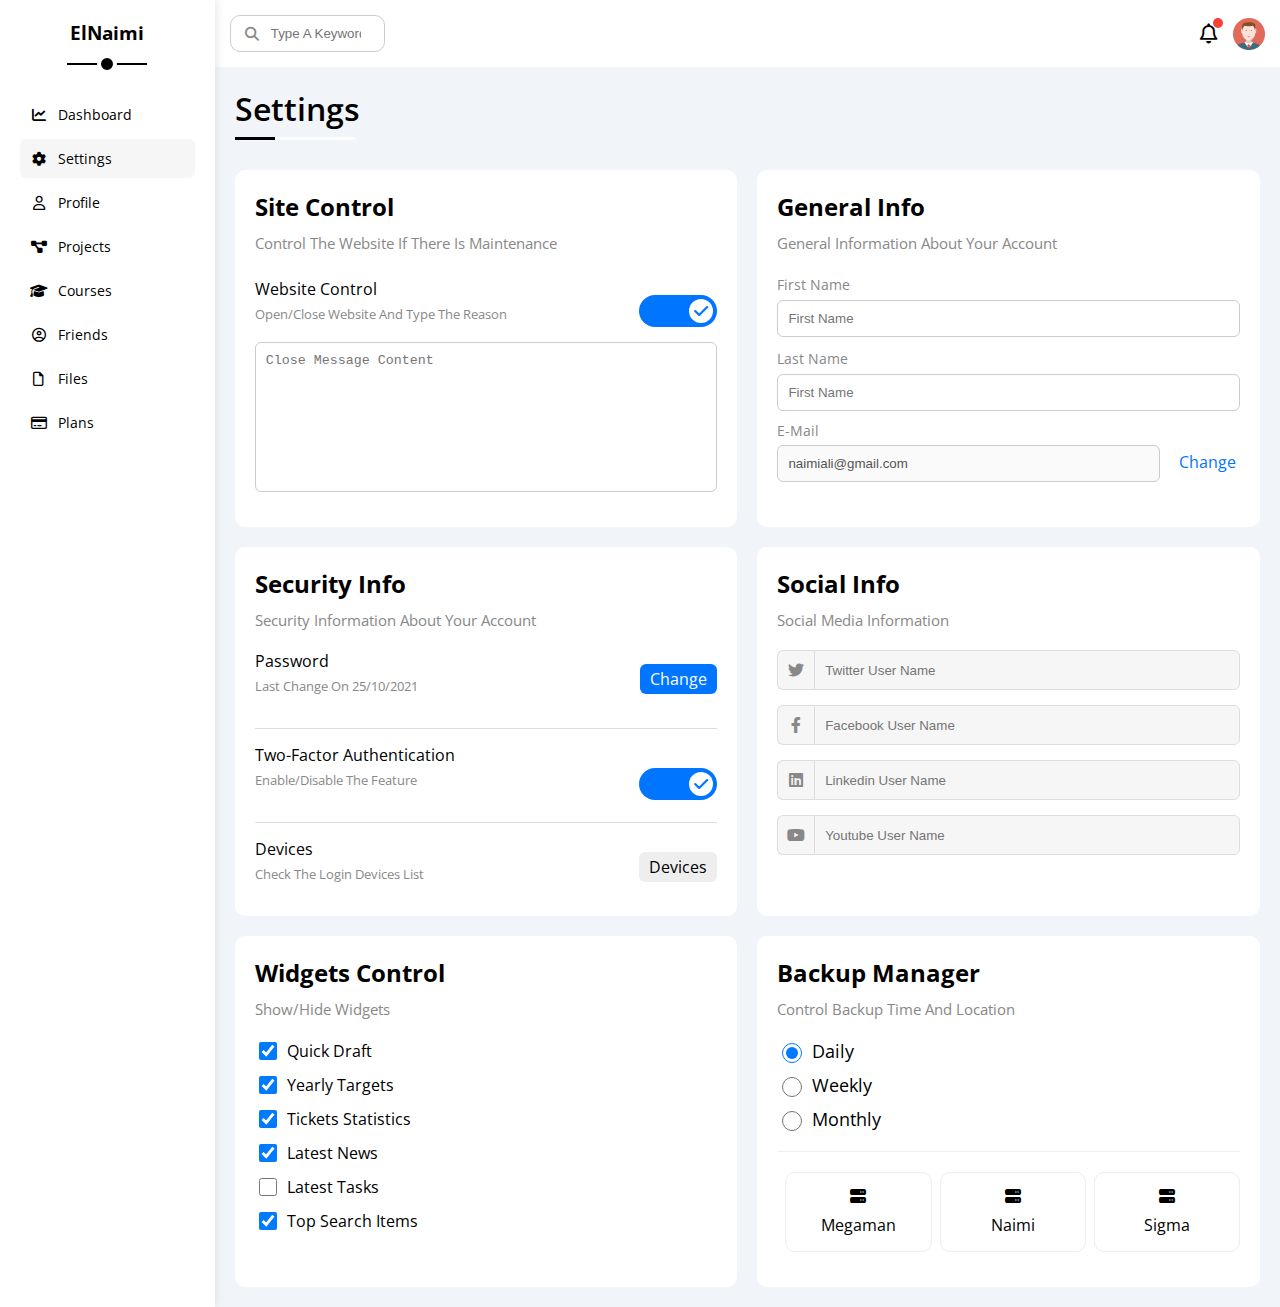
<file: settings.html>
<!DOCTYPE html>
<html lang="en">

<head>
  <meta charset="UTF-8">
  <meta name="viewport" content="width=device-width, initial-scale=1.0">
  <title>Settings</title>
  <link rel="stylesheet" href="css/all.min.css">
  <link rel="stylesheet" href="css/my-framework.css">
  <link rel="stylesheet" href="css/master.css">
  <link rel="preconnect" href="https://fonts.googleapis.com">
  <link rel="preconnect" href="https://fonts.gstatic.com" crossorigin>
  <link href="https://fonts.googleapis.com/css2?family=Open+Sans:ital,wght@0,300..800;1,300..800&display=swap"
    rel="stylesheet">
</head>

<body>
  <div class="page d-flex">
    <div class="sidebar bg-white p-20 p-relative">
      <h3 class="p-relative txt-c mt-0">ElNaimi</h3>
      <ul>
        <li>
          <a class="d-flex align-center fs-14 c-black rad-6 p-10" href="index.html">
            <i class="fa-solid fa-chart-line fa-fw"></i>
            <span>Dashboard</span>
          </a>
        </li>
        <li>
          <a class="active d-flex align-center fs-14 c-black rad-6 p-10" href="settings.html">
            <i class="fa-solid fa-gear fa-fw"></i>
            <span>Settings</span>
          </a>
        </li>
        <li>
          <a class="d-flex align-center fs-14 c-black rad-6 p-10" href="profile.html">
            <i class="fa-regular fa-user fa-fw"></i>
            <span>Profile</span>
          </a>
        </li>
        <li>
          <a class="d-flex align-center fs-14 c-black rad-6 p-10" href="projects.html">
            <i class="fa-solid fa-diagram-project fa-fw"></i>
            <span>Projects</span>
          </a>
        </li>
        <li>
          <a class="d-flex align-center fs-14 c-black rad-6 p-10" href="courses.html">
            <i class="fa-solid fa-graduation-cap fa-fw"></i>
            <span>Courses</span>
          </a>
        </li>
        <li>
          <a class="d-flex align-center fs-14 c-black rad-6 p-10" href="friends.html">
            <i class="fa-regular fa-circle-user fa-fw"></i>
            <span>Friends</span>
          </a>
        </li>
        <li>
          <a class="d-flex align-center fs-14 c-black rad-6 p-10" href="files.html">
            <i class="fa-regular fa-file fa-fw"></i>
            <span>Files</span>
          </a>
        </li>
        <li>
          <a class="d-flex align-center fs-14 c-black rad-6 p-10" href="plans.html">
            <i class="fa-regular fa-credit-card fa-fw"></i>
            <span>Plans</span>
          </a>
        </li>
      </ul>
    </div>
    <div class="content w-full overflow-hidden">
      <!-- Start Head -->
      <div class="head bg-white p-15 between-flex">
        <div class="search p-relative">
          <input class="p-10" type="search" placeholder="Type A Keyword">
        </div>
        <div class="icons d-flex align-center">
          <span class="notifications p-relative">
            <i class="fa-regular fa-bell fa-lg"></i>
          </span>
          <img decoding="async" src="imgs/avatar.png" alt="avatar">
        </div>
      </div>
      <!-- End Head -->
      <h1 class="p-relative">Settings</h1>
      <div class="settings-page m-20 d-grid gap-20">
        <!-- Start Settings Box  -->
        <div class="p-20 bg-white rad-10">
          <h2 class="mt-0 mb-10">Site Control</h2>
          <p class="mt-0 mb-20 c-grey fs-15">Control The Website If There Is Maintenance</p>
          <div class="mb-15 between-flex ">
            <div>
              <span>Website Control</span>
              <p class="mt-5 mb-0 c-grey fs-13">Open/Close Website And Type The Reason</p>
            </div>
            <div>
              <label> <!-- this component, i can use this in many places -->
                <input class="toggle-checkbox" type="checkbox" checked>
                <div class="toggle-switch"></div>
              </label>
            </div>
          </div>
          <textarea class="close-message p-10 rad-6 resize-none w-full" placeholder="Close Message Content"></textarea>
        </div>
        <div class="p-20 bg-white rad-10">
          <h2 class="mt-0 mb-10">General Info</h2>
          <p class="mt-0 mb-20 c-grey fs-15">General Information About Your Account</p>
          <div class="mb-15">
            <label class="fs-14 c-grey" for="first">First Name</label>
            <input class="b-none border-ccc p-10 rad-6 d-block w-full mt-5 mb-10" type="text" placeholder="First Name"
              id="first">
            <label class="fs-14 c-grey" for="last">Last Name</label>
            <input class="b-none border-ccc p-10 rad-6 d-block w-full mt-5 mb-10" type="text" placeholder="First Name"
              id="last">
            <label class="fs-14 c-grey d-block" for="email">E-Mail</label>
            <input class="email b-none border-ccc p-10 rad-6 d-block w-full mt-5 mb-10" type="email"
              value="naimiali@gmail.com" id="email" disabled>
            <a class="c-blue" href="#">Change</a>
          </div>
          <!-- End Settings Box  -->
        </div>
        <div class="p-20 bg-white rad-10">
          <h2 class="mt-0 mb-10">Security Info</h2>
          <p class="mt-0 mb-20 c-grey fs-15">Security Information About Your Account</p>
          <div class="info between-flex">
            <div class="txt">
              <span class="d-block mb-5">Password</span>
              <p class="c-grey fs-13 mt-0">Last Change On 25/10/2021</p>
            </div>
            <a class="btn-shape bg-blue c-white" href="#">Change</a>
          </div>
          <div class="info between-flex">
            <div class="txt">
              <span class="d-block mb-5">Two-Factor Authentication</span>
              <p class="c-grey fs-13 mt-0">Enable/Disable The Feature</p>
            </div>
            <label> <!-- this component, i can use this in many places -->
              <input class="toggle-checkbox" type="checkbox" checked>
              <div class="toggle-switch"></div>
            </label>
          </div>
          <div class="info between-flex">
            <div class="txt">
              <span class="d-block mb-5">Devices</span>
              <p class="c-grey fs-13 mt-0">Check The Login Devices List</p>
            </div>
            <a class="btn-shape bg-eee c-black" href="#">Devices</a>
          </div>
        </div>
        <div class="social-boxes p-20 bg-white rad-10">
          <h2 class="mt-0 mb-10">Social Info</h2>
          <p class="mt-0 mb-20 c-grey fs-15">Social Media Information</p>
          <div class="d-flex align-center mb-15">
            <i class="fa-brands fa-twitter center-flex c-grey"></i>
            <input class="w-full" type="text" placeholder="Twitter User Name">
          </div>
          <div class="d-flex align-center mb-15">
            <i class="fa-brands fa-facebook-f center-flex c-grey"></i>
            <input class="w-full" type="text" placeholder="Facebook User Name">
          </div>
          <div class="d-flex align-center mb-15">
            <i class="fa-brands fa-linkedin center-flex c-grey"></i>
            <input class="w-full" type="text" placeholder="Linkedin User Name">
          </div>
          <div class="d-flex align-center mb-15">
            <i class="fa-brands fa-youtube center-flex c-grey"></i>
            <input class="w-full" type="text" placeholder="Youtube User Name">
          </div>
        </div>
        <div class="p-20 bg-white rad-10">
          <h2 class="mt-0 mb-10">Widgets Control</h2>
          <p class="mt-0 mb-20 c-grey fs-15">Show/Hide Widgets</p>
          <ul class="widget-list">
            <li>
              <input type="checkbox" checked id="quick-draft">
              <label for="quick-draft">Quick Draft</label>
            </li>
            <li>
              <input type="checkbox" checked id="yearly-targets">
              <label for="yearly-targets">Yearly Targets</label>
            </li>
            <li>
              <input type="checkbox" checked id="tickets-statistics">
              <label for="tickets-statistics">Tickets Statistics</label>
            </li>
            <li>
              <input type="checkbox" checked id="latest-news">
              <label for="latest-news">Latest News</label>
            </li>
            <li>
              <input type="checkbox" id="latest-tasks">
              <label for="latest-tasks">Latest Tasks</label>
            </li>
            <li>
              <input type="checkbox" checked id="top-search-items">
              <label for="top-search-items">Top Search Items</label>
            </li>
          </ul>
          <!-- End Settings Box  -->
        </div>
        <div class="backup p-20 bg-white rad-10">
          <h2 class="mt-0 mb-10">Backup Manager</h2>
          <p class="mt-0 mb-20 c-grey fs-15">Control Backup Time And Location</p>
          <div class="backup-options">
            <label>
              <input type="radio" name="backup-time" checked>
              Daily
            </label>
            <label>
              <input type="radio" name="backup-time">
              Weekly
            </label>
            <label>
              <input type="radio" name="backup-time">
              Monthly
            </label>
          </div>
          <div class="servers d-flex align-center txt-c">
            <input type="radio" name="servers" id="server-one">
            <div class="server mb-15 rad-10 w-full">
              <label class="d-block m-15" for="server-one">
                <i class="fa-solid fa-server d-block mb-10"></i>
                Megaman
              </label>
            </div>

            <input type="radio" name="servers" id="server-two">
            <div class="server mb-15 rad-10 w-full">
              <label class="d-block m-15" for="server-two">
                <i class="fa-solid fa-server d-block mb-10"></i>
                Naimi
              </label>
            </div>

            <input type="radio" name="servers" id="server-three">
            <div class="server mb-15 rad-10 w-full">
              <label class="d-block m-15" for="server-three">
                <i class="fa-solid fa-server d-block mb-10"></i>
                Sigma
              </label>
            </div>
          </div>
          <!-- End Settings Box  -->
        </div>
</body>

</html>
</file>
<file: css/my-framework.css>
/* Start Box */
.d-grid {
    display: grid;
}
.d-flex {
    display: flex;
}
.align-center {
    align-items: center;
}
.space-between {
    justify-content: space-between;
}
.f-wrap {
    flex-wrap: wrap;
}
.d-block {
    display: block;
}
/* End Box */
/* Start Padding, Margin */
.p-20 {
    padding: 20px;
}
.p-15 {
    padding: 15px;
}
.p-10 {
    padding: 10px;
}
.pb-20 {
    padding-bottom: 20px;
}
.m-15 {
    margin: 15px;
}
.m-20 {
    margin: 20px;
}
.m-0 {
    margin: 0;
}
.mt-0 {
    margin-top: 0;
}
.mt-5 {
    margin-top: 5px;
}
.mt-10 {
    margin-top: 10px;
}
.mt-20 {
    margin-top: 20px;
}
.mt-25 {
    margin-top: 25px;
}
.mr-10 {
    margin-right: 10px;
}
.mb-0 {
    margin-bottom: 0px;
}
.mb-5 {
    margin-bottom: 5px;
}
.mb-10 {
    margin-bottom: 10px;
}
.mb-15 {
    margin-bottom: 15px;
}
.mb-20 {
    margin-bottom: 20px;
}
.gap-10 {
    gap: 10px;
}
.gap-20 {
    gap: 20px;
}
.w-full {
    width: 100%;
}
.w-fit {
    width: fit-content;
}
.overflow-hidden {
    overflow: hidden;
}
.w-fit {
    width: fit-content;
}
/* End Padding, Margin */
/* Start Color */
.bg-white {
    background-color: white;
}
.bg-eee {
    background-color: #eee;
}
.bg-blue {
    background-color: #0075ff;
}
.bg-orange {
    background-color: #f59e0b;
}
.bg-green {
    background-color: #22c55e;
}
.bg-grey {
    background-color: #888;
}
.bg-red {
    background-color: #f44336;
}
.c-black {
    color: black;
}
.c-blue {
    color: #0075ff;
}
.c-blue-alt {
    color: #0d69d5;
}
.c-orange {
    color: #f59e0b;
}
.c-green {
    color: #22c55e;
}
.c-red {
    color: #f44336;
}
.c-grey {
    color: #888;
}
.c-white {
    color: white;
}
/* End Color */
/* Start Position */
.p-relative {
    position: relative;
}
.p-absolute {
    position: absolute;
}
/* End Position */
/* Start Font */
.txt-c {
    text-align: center;
}
.fs-13 {
    font-size: 13px;
}
.fs-14 {
    font-size: 14px;
}
.fs-15 {
    font-size: 15px;
}
.fs-16 {
    font-size: 16px;
}
.fs-25 {
    font-size: 25px;
}
.fw-normal {
    font-weight: normal;
}
.fw-bold {
    font-weight: bold;
}
/* End Font */
/* Start Border */
.rad-6 {
    border-radius: 6px;
}
.rad-10 {
    border-radius: 10px;
}
.rad-half {
    border-radius: 50%;
}
.b-none {
    border: none;
}
.border-ccc {
    border: 1px solid #ccc;
}
.resize-none {
    resize: none;
}
/* End Border */
/* Start Transition */
.tr-0.3s {
    transition: 0.3s
}
/* End Transition */
/* Start Media */
@media (max-width: 767px) {
    .hide-mobile {
        display: none;
    }
}
@media (max-width: 767px) {
    .txt-c-mobile {
        text-align: center;
    }
}
@media (max-width: 767px) {
    .block-mobile {
        display: block;
    }
}
/* End Media */
/* Strat Components */
.between-flex {
    display: flex;
    align-items: center;
    justify-content: space-between;
}
.center-flex {
    display: flex;
    justify-content: center;
    align-items: center;
}
.btn-shape {
    padding: 4px 10px;
    border-radius: 6px;
    cursor: pointer;
}
.blue-alt:hover {
    background-color: red;
}
/* End Components */
</file>
<file: css/master.css>
:root {
    --blue-color: #0075ff;
    --blue-alt-color: #0d69d5;
    --orange-color: #f59e0b;
    --green-color: #22c55e;
    --red-color: #f44336;
    --grey-color: #888;
  }
* {
    box-sizing: border-box;
}
body {
    margin: 0;
    font-family: 'Open Sans', sans-serif;
}
*:focus {
    outline: none;
}
ul {
    list-style: none;
    padding: 0;
}
/* ::-webkit-scrollbar {
    width: 15px;
}
::-webkit-scrollbar-track {
    background-color: white;
}
::-webkit-scrollbar-thumb {
    background-color: var(--blue-color);
}
::-webkit-scrollbar-thumb:hover {
    background-color: var(--blue-alt-color);
} 
    not work in firefox*/
a {
    text-decoration: none;
}
.page {
    background-color: #F1F5F9;
    min-height: 100vh;
}
/* Start Sidebar */
.sidebar {
    width: 250px;
    box-shadow: 0 0 10px #ddd;
}
.sidebar > h3 {
    margin-bottom: 50px;
}
.sidebar > h3::before,
.sidebar > h3::after {
    content: "";
  position: absolute;
  background-color: black;
  left: 50%;
  transform: translateX(-50%);
}
@media (min-width: 768px) {
    .sidebar > h3::before {
        width: 80px;
        height: 2px;
        bottom: -20px;
      }
      .sidebar > h3::after {
        width: 12px;
        height: 12px;
        border-radius: 50%;
        bottom: -29px;
        border: 4px solid white;
      }
}
.sidebar ul {}
.sidebar ul li {}
.sidebar ul li a {
    transition: 0.3s;
    margin-bottom: 5px;
}
.sidebar ul li a:hover,
.sidebar ul li a.active {
    background-color: #f6f6f6;
}
.sidebar ul li a span {
    font-size: 14px;
    margin-left: 10px;
}
@media (max-width: 767px) {
    .sidebar {
        width: 58px;
        padding: 10px;
    }
    .sidebar > h3 {
        /* font-size: 13px;
        margin-bottom: 15px; */
        display: none;
    }
    .sidebar ul li a span {
        display: none;
    }
}
/* End Sidebar */
/* Start Content */
.content {}
.head {}
.head .search {}
.head .search::before {
    font-family: var(--fa-style-family-classic);
    content: "\f002";
    font-weight: 900;
    position: absolute;
    top: 50%;
    left: 15px;
    transform: translateY(-50%);
    font-size: 14px;
    color: var(--grey-color);
}
.head .search input {
    border: 1px solid #ccc;
    border-radius: 10px;
    padding-left: 40px;
    width: 155px;
    transition: width 0.3s;
}
.head .search input:focus {
    outline: 1px solid #ddd;
    width: 175px;
}
.head .search input:focus::placeholder {
    opacity: 0;
}
.head .icons .notifications::before {
  content: "";
  position: absolute;
  top: -5px;
  right: -5px;
  width: 10px;
  height: 10px;
  background-color: var(--red-color);
  border-radius: 50%;
}
.head .icons img {
    width: 32px;
    margin-left: 15px;
}
.page .content h1 {
    font-weight: 600;
    margin: 20px 20px 40px;
}
.page .content h1::before,
.page .content h1::after {
    content: "";
    position: absolute;
    height: 3px;
    left: 0;
    bottom: -10px;
}
.page .content h1::before {
    background-color: white;
    width: 120px;
}
.page .content h1::after {
    background-color: black;
    width: 40px;
}
.wrapper {
    grid-template-columns: repeat(auto-fill, minmax(450px, 1fr));
    margin-left: 20px;
    margin-right: 20px;
    margin-bottom: 20px;
}
@media (max-width: 767px) {
    .wrapper {
        grid-template-columns: minmax(200px, 1fr);
        margin-left: 10px;
        margin-right: 10px;
        gap: 10px;
    }
}
/* End Content */
/* Start Welcome Widget */
.welcome {
    overflow: hidden;
}
.welcome .intro img {
    width: 200px;
    margin-bottom: -10px;
}
.welcome .avatar {
  width: 64px;
  height: 64px;
  border-radius: 50%;
  border: 2px solid white;
  margin-top: -32px;     /* حركة ذكية اننا قسمنا الطول باش تجي الصورة فالنص */
  margin-left: 20px;
  box-shadow: 0 0 5px #ddd;
}
.welcome .body {
    border-top: 1px solid #eee;
    border-bottom: 1px solid #eee;
}
.welcome .body > div {
    flex: 1;  /* حركة جميلة جدا, باش وسطت 3 عناصر  */
}
.welcome .visite {
    margin: 0 15px 15px auto;
    transition: 0.3s;
}
.welcome .visite:hover {
    background-color: var(--blue-alt-color);
}
@media (max-width: 767px) {
    .welcome .intro {
        padding-bottom: 30px;
    }
    .welcome .avatar {
        margin-left: 0;
    }
    .welcome .body > div:not(:last-child) {
        margin-bottom: 20px;
    }
}
/* End Welcome Widget */
/* Start Quick Draft Widget */
.quick-draft textarea {
    height: 180px;
}
.quick-draft .save {
    margin-left: auto;
    transition: 0.3s;
}
.quick-draft .save:hover {
    background-color: var(--blue-alt-color);
}
/* End Quick Draft Widget */
/* Start Yearly Targets Widget */
.target .targets-row .icon {
    width: 80px;
    height: 80px;
    margin-right: 10px;
}
.target .details {
    flex: 1;
} 
.target .details .progress {
    height: 4px;
    position: relative;
} 
.target .details .progress > span {
    position: absolute;
    height: 100%;
    top: 0;
    left: 0;
} 
.target .details .progress > span span {
    position: absolute;
  right: -16px;
  bottom: 16px;
  color: white;
  padding: 2px 5px;
  border-radius: 6px;
  font-size: 12px;
} 
.target .details .progress > span span::before {} 
.target .details .progress > span span::after {
    content: "";
    position: absolute;
    border-style: solid;
    border-color: transparent;
    border-width: 5px;
    bottom: -10px;
    left: 50%;
    transform: translateX(-50%);
} 
.target .details .blue > span span::after {
    border-top-color: #0075ff;
}
.target .details .orange > span span::after {
    border-top-color: #f59e0b;
}
.target .details .green > span span::after {
    border-top-color: #22c55e;
}
.blue .icon,
.blue .progress {
    background-color: rgb(0 117 255 / 20%);
}
.orange .icon,
.orange .progress {
    background-color: rgb(245 158 11 / 20%);
}
.green .icon,
.green .progress {
    background-color: rgb(34 197 94 / 20%);
}

/* End Yearly Targets Widget */
/* Start Ticket */
.tickets .box {
    width: calc(50% - 10px);
}
@media (max-width: 767px) {
    .tickets .box {
        width: 100%;
    }
}
/* End Ticket */
/* Start Latest News */
.latest-news .news-row:not(:last-of-type) {
    margin-bottom: 20px;
    padding-bottom: 20px;
    border-bottom: 1px solid #eee;
}
.latest-news .news-row img {
    width: 100px;
    border-radius: 6px;
    margin-right: 15px;
}
.latest-news .info {
    flex-grow: 1;
}
.latest-news .info h3 {
    margin: 0 0 6px;
    font-size: 16px;
}
@media (max-width: 767px) {
    .latest-news .news-row {
        display: block;
    }
    .latest-news .label {
        width: fit-content;
        text-align: center;
        display: block;
        margin-left: auto;
        margin-right: auto;
    }
}
/* End Latest News */
/* Start Latest Tasks */
.latest-tasks .tasks-row .info {
    flex-grow: 1;
}
.latest-tasks .info h3 {
    font-size: 16px;
}
.latest-tasks .info p {
    /* font-size: 13px; */
}
.latest-tasks .tasks-row:not(:last-of-type) {
    border-bottom: 1px solid #eee;
}
.latest-tasks i {
    transition: 0.3s;
}
.latest-tasks i:hover {
    cursor: pointer;
    color: var(--red-color);
}
.latest-tasks .tasks-row:nth-of-type(4) {
    opacity: 0.25;
}
.latest-tasks .tasks-row:nth-of-type(4) .info {
    text-decoration: line-through;
}
/* End Latest Tasks */
/* Start Search Items */
.search-items {}
.search-items .info h3 {
    font-weight: normal;
    margin-bottom: 10px;
}
/* End Search Items */
/* Start Latest Uploads */
.latest-upload {}
.latest-upload img {
    width: 40px;
    height: 40px;
}
.latest-upload .uploads-row {
    gap: 10px;
    /* margin-top: -10px; */
    margin-bottom: -10px;
}
.latest-upload .uploads-row .info {
    flex-grow: 1;
    

}
.latest-upload .uploads-row:not(:last-of-type) {
    /* margin-bottom: 20px; */
    /* padding-bottom: 20px; */
    border-bottom: 1px solid #eee;
}
/* End Latest Uploads */
/* Start Last Project */
.last-project ul::before {
    content: "";
    position: absolute;
    left: 11px;
    width: 2px;
    height: 100%;
    background-color: var(--blue-color);
}
.last-project ul li::before {
  content: "";
  width: 20px;
  height: 20px;
  background-color: white;
  border-radius: 50%;
  border: 2px solid white;
  outline: 2px solid var(--blue-color);
  margin-right: 15px;
  position: relative;
}
.last-project ul li.done::before {
    background-color: var(--blue-color);
}
.last-project ul li.current::before {
    /* background-color: var(--red-color); */
    animation: current 1s linear infinite;
}
.last-project img {
    position: absolute;
    width: 180px;
    right: 0;
    bottom: 0;
    opacity: 0.1;
}
/* End Last Project */
/* Start Reminders */
.reminders ul li {
    margin-left: 30px;
    padding-left: 15px;
    /* position: absolute; */
    position: relative;
}
.reminders ul li::before {
  content: "";
  position: absolute;
  left: -31px;
  width: 15px;
  height: 15px;
  border-radius: 50%;
  bottom: 18px;
}
.reminders ul li:first-of-type {
    border-left: 2px solid var(--blue-color);
}
.reminders ul li:first-of-type::before {
    background-color: var(--blue-color);
}
.reminders ul li:nth-of-type(2) {
    border-left: 2px solid var(--green-color);
}
.reminders ul li:nth-of-type(2)::before {
    background-color: var(--green-color);
}
.reminders ul li:nth-of-type(3) {
    border-left: 2px solid var(--orange-color);
}
.reminders ul li:nth-of-type(3)::before {
    background-color: var(--orange-color);
}
.reminders ul li:last-of-type {
    border-left: 2px solid var(--red-color);
}
.reminders ul li:last-of-type::before {
    background-color: var(--red-color);
}
.reminders ul li h3 {
    margin-bottom: 10px;
    font-size: 15px;
}
.reminders ul li p {
    font-size: 13px;
    margin-top: 0;
}
/* End Reminders */
/* Start Latest Post */
.latest-post .me {
  border-bottom: 1px solid #ddd;
  padding-bottom: 5px;
  margin-top: -10px;
}
.latest-post .me img {
    width: 48px;
    height: 48px;
}
.latest-post .body-txt {
  padding-top: 20px;
  padding-bottom: 20px;
  line-height: 1.8;
  font-weight: 500;
  font-size: 17px;
  text-transform: capitalize;
  /* margin-right: 20px; */
}
@media (max-width: 767px) {
    .latest-post .me  {
        text-align: center;
        flex-direction: column;
        margin-top: 10px;
    }
    .latest-post .me .txt {
        margin-top: -20px;
    }
}
.latest-post .our-data {
  padding-top: 20px;
  border-top: 1px solid #ddd;
  padding-bottom: 20px;
}
/* End Latest Post */
/* Start Social Media Stats */
.social-media .media-row {
    margin-bottom: 10px;
}
.social-media .icon {
    display: flex; /* لتفعيل خاصية التوسيط */
    align-items: center; /* توسيط عمودي */
    justify-content: center; /* توسيط أفقي */
    width: 52px; /* عرض المربع الأزرق */
    height: 56px; /* ارتفاع المربع الأزرق */
    
}
.social-media i {
    color: #fff; /* لون أيقونة تويتر باللون الأبيض */
}
.social-media .flw {
    flex-grow: 1;
}
.social-media a {
    margin-right: 15px;
    font-size: 13px;
}
.social-media .twt {
    background-color: rgb(29 161 242 / 20%);
}
.social-media .twt .icon {
    background-color: #1da1f2;
}
.social-media .twt .flw {
    color: #1da1f2;
}
.social-media .twt a {
    background-color: #1da1f2;
}
.social-media .fb {
    background-color: rgb(24 119 242 / 20%);
}
.social-media .fb .icon {
    background-color: #1877f2;
}
.social-media .fb .flw {
    color: #1877f2;
}
.social-media .fb a {
    background-color: #1877f2;
}
.social-media .yb {
    background-color: rgb(255 0 0 / 20%);
}
.social-media .yb .icon {
    background-color: #ff0000;
}
.social-media .yb .flw {
    color: #ff0000;
}
.social-media .yb a {
    background-color: #ff0000;
}
.social-media .lin {
    background-color: rgb(0 119 181 / 20%);
}
.social-media .lin .icon {
    background-color: #0077b5;
}
.social-media .lin .flw {
    color: #0077b5;
}
.social-media .lin a {
    background-color: #0077b5;
}
/* End Social Media Stats */
/* Start Project */
.project .responsive-table {
    overflow-x: auto;
}
table {
    width: 100%;
    border-collapse: collapse;
    margin: 20px 0;
    font-size: 18px;
    text-align: left;
  }
  
  th {
    padding: 15px;
    border-bottom: 1px solid #ddd;
  }
  td {
    padding: 20px;
    border: 1px solid #ddd;
    font-size: 15px;
    color: black;
    font-weight: 500;
  }
  
  thead {
    background-color: #ddd;
  }
  
  th {
    font-weight: bold;
    font-size: 16px;
  }
  table tbody td {
    transition: 0.3s;
  }
  table tbody tr:hover td {
    background-color: #faf7f7;
  }
  .team img {
    width: 32px;
    height: 32px;
    border-radius: 50%;
    margin-right: -15px;
    border: 2px solid white;
  }
  
  .status {
    padding: 5px 10px;
    border-radius: 4px;
    color: white;
    display: inline-block;
    font-size: 13px;
  }
  
  .pending {
    background-color: #f0ad4e; /* اللون البرتقالي */
  }
  
  .in-progress {
    background-color: #007bff; /* اللون الأزرق */
  }
  
  .completed {
    background-color: #28a745; /* اللون الأخضر */
  }
  
  .rejected {
    background-color: #dc3545; /* اللون الأحمر */
  }  
/* End Project */
/* Start Settings */
.settings-page {
    grid-template-columns: repeat(auto-fill, minmax(500px, 1fr));
}
@media (max-width: 767px) {
    .settings-page {
        grid-template-columns: minmax(100px, 1fr);
        margin-left: 10px;
        margin-right: 10px;
        gap: 10px;
    }
}
.settings-page .close-message {
    border: 1px solid #ccc;
    min-height: 150px;
}
.settings-page .email {
    display: inline-flex;
    margin-right: 15px;
    width: calc(100% - 80px);
}
.settings-page .info {
    padding-top: 15px;
    padding-bottom: 20px;
}
.settings-page .info:first-of-type {
    padding-top: 0;
}
.settings-page .info:last-of-type {
    padding-bottom: 0;
}
.settings-page .info:not(:last-of-type) {
    border-bottom: 1px solid #ddd;
}
.settings-page .social-boxes i {
    width: 40px;
    height: 40px;
    background-color: #F6F6F6;
    border: 1px solid #ddd;
    border-right-width: 1px;
    border-right-style: solid;
    border-right-color: rgb(221, 221, 221);
    border-right: none;
    border-radius: 6px 0 0 6px;
    transition: 0.3s;
}
.settings-page .social-boxes input {
    height: 40px;
    background-color: #F6F6F6;
    border: 1px solid #ddd;
    padding-left: 10px;
    border-radius: 0 6px 6px 0;
}
.settings-page .social-boxes > div:focus-within i {
    color: black;
}


.widget-list {
    list-style: none;
    padding: 0;
}

/* تنسيق عناصر القائمة */
.widget-list li {
    display: flex;
    align-items: center;
    margin-bottom: 10px;
}

/* تنسيق مربعات الاختيار */
.widget-list input[type="checkbox"] {
    width: 18px;
    height: 18px;
    margin-right: 10px;
    accent-color: #007bff;
}

/* تنسيق النص بجانب مربعات الاختيار */
.widget-list label {
    font-size: 16px;
}

.backup-options {
    margin-bottom: 20px;
}

.backup-options label {
    display: flex;
    align-items: center;
    font-size: 18px;
    margin-bottom: 10px;
    cursor: pointer;
}

.backup-options input[type="radio"] {
    margin-right: 10px;
    accent-color: #007bff; /* لون الدائرة */
    width: 20px;
    height: 20px;
}
.servers input[type="radio"] {
    appearance: none;
}
.backup .servers {
    border-top: 1px solid #eee;
    padding-top: 20px;
}
@media (max-width: 767px) {
    .backup .servers {
        flex-direction: column;
    }
}
.backup .servers .server {
    border: 1px solid #eee;
    position: relative;
}
.backup .servers .server label {
    cursor: pointer;
}
.backup .servers input[type="radio"]:checked + .server {
    border-color: var(--blue-color);
    color: var(--blue-color);
}
/*  */
.toggle-checkbox {
    appearance: none;
}
.toggle-switch {
    width: 78px;
  height: 32px;
  background-color: #ccc;
  border-radius: 16px;
  position: relative;
  cursor: pointer;
  transition: 0.3s;
}
.toggle-switch::before {
    font-family: var(--fa-style-family-classic);
    content: "\f00d"; /* الشيفرة الخاصة بأيقونة X */
    position: absolute;
    font-weight: 900;
    background-color: white;
    width: 24px;
    height: 24px;
    border-radius: 50%;
    top: 4px;
    left: 4px;
    display: flex;
    justify-content: center;
    align-items: center;
    transition: 0.3s;

}
.toggle-checkbox:checked + .toggle-switch {
    background-color: var(--blue-color);
}
.toggle-checkbox:checked + .toggle-switch::before {
    content: "\f00c";
    left: 50px;
    color: var(--blue-color);
}
/* End Settings */
/* Start Profile */
@media (max-width: 767px) {
    .profile-page .overview {
        flex-direction: column;
    }
}
.profile-page .avatar-box {
    width: 300px;
}
@media (min-width: 768px) {
    .profile-page .avatar-box {
        border-right: 1px solid #ddd;
    }
}
.profile-page .avatar-box > img {
    width: 120px;
    height: 120px;
}
.profile-page .avatar-box .level {
    height: 6px;
    overflow: hidden;
    width: 70%;
    margin: auto;
}
.profile-page .avatar-box .level span {
    position: absolute;
    height: 100%;
    background-color: var(--blue-color);
    left: 0;
}
.profile-page .info-box {
    
}
.profile-page .info-box .box {
    flex-wrap: wrap;
    border-bottom: 1px solid #eee;
    transition: 0.3s;
}
.profile-page .info-box .box:hover {
    background-color: #F6F6F6;
}
.profile-page .info-box .box h4 {}
@media (min-width: 768px) {
    .profile-page .info-box .box > div {
        min-width: 230px;
        padding: 0px 0 0;
    }
}

.profile-page .toggle-switch {
    height: 19px; /* تعديل الطول إلى 19px */
    background-color: #ccc;
    border-radius: 9.5px; /* نصف الطول لجعل الحواف دائرية */
    position: relative;
    cursor: pointer;
    transition: 0.3s;
}

.profile-page .toggle-switch::before {
    font-family: var(--fa-style-family-classic);
    content: "\f00d"; /* الشيفرة الخاصة بأيقونة X */
    position: absolute;
    font-weight: 900;
    background-color: white;
    width: 15px; /* تعديل عرض وارتفاع الأيقونة لتتناسب مع الطول الجديد */
    height: 15px;
    border-radius: 50%;
    top: 2px; /* ضبط المسافة من الأعلى لتتناسب مع التغيير */
    left: 2px; /* ضبط المسافة من اليسار لتتناسب مع التغيير */
    display: flex;
    justify-content: center;
    align-items: center;
    transition: 0.3s;
}

.profile-page .toggle-checkbox:checked + .toggle-switch {
    background-color: var(--blue-color);
}

.profile-page .toggle-checkbox:checked + .toggle-switch::before {
    content: "\f00c"; /* شيفرة الصح */
    left: 60px; /* تعديل موقع الأيقونة عندما يكون الزر في حالة checked */
    color: var(--blue-color);
}
@media (max-width:767px) {
    .profile-page .info-box .box h4 {
        text-align: center;
    }
    .profile-page .info-box .box > div:not(:last-child) {
        width: 100%;
        padding: 0px 0 0;
        text-align: center;
    }
    .profile-page .info-box .box > div:last-child {
        margin: auto;
    }
    .profile-page .toggle-checkbox:checked + .toggle-switch {
        transform: translateX(-45%);
    }
}
.informartions .skills {
    flex-basis: 30%;
}
.informartions .latest-activities {
    flex-grow: 1;
}
.informartions .skills > div:not(:last-child) {
    padding-bottom: 20px;
    border-bottom: 1px solid #ddd;
}
.informartions .skills > div span {
    display: inline-block;
    width: fit-content;
    margin-bottom: 5px;
}
.informartions .latest-activities img {
    width: 64px;
}
.informartions .latest-activities .box:not(:last-of-type) {
    border-bottom: 1px solid #ddd;
    padding-bottom: 10px;
    margin-bottom: 10px;
}
@media (max-width: 767px) {
    .informartions {
        text-align: center;
        flex-direction: column;
    }
    .informartions .latest-activities .box {
        flex-direction: column;
    }
    .informartions .latest-activities .box .info {
        flex-direction: column;
    }
}
/* End Profile */
/* Start Projects */
.projects-page .projects-widjets {
    grid-template-columns: repeat(auto-fill, minmax(500px, 1fr));
}
.projects-page .projects-widjets .box .date {
    position: absolute;
    top: 10px;
    right: 10px;
}
.projects-page .projects-widjets .box .avatar {
    margin-bottom: 20px;
    padding-bottom: 20px;
    border-bottom: 1px solid #ddd;
    margin-top: 30px;
}
.projects-page .projects-widjets .box .avatar img {
    width: 40px;
    height: 40px;
}
.projects-page .projects-widjets .box .level .progress {
    height: 8px;
    width: 50%;
}
.projects-page .projects-widjets .box .level .percentage {
    position: absolute;
    left: 0;
    height: 100%;
}
.projects-page .projects-widjets .box .level span:last-of-type {
    position: absolute;
    right: -10px;
}
.projects-page .projects-widjets .box .jobs {
    text-align: right;
    border-bottom: 1px solid #ddd;
    padding-bottom: 20px
}
@media (max-width: 767px) {
    .projects-page .projects-widjets {
        grid-template-columns: minmax(250px, 1fr);
    }
    .projects-page .projects-widjets .box .jobs {
        text-align: center;
    }
    .projects-page .projects-widjets .box .jobs span {
        margin-bottom: 10px;
        display: block;
        width: fit-content;
        margin-left: auto;
        margin-right: auto;
    }
}
/* End Projects */
/* Start Courses */
.courses-page .course-container {
    display: grid;
    grid-template-columns: repeat(auto-fill, minmax(300px, 1fr));
    gap: 20px;
}
.courses-page .course-container .box {
    overflow: hidden;
}
.courses-page .course-container .box .imgs img:first-child {
    width: 100%;
}
.courses-page .course-container .box .imgs img:last-child {
    position: absolute;
    width: 64px;
    border: 2px solid white;
    border-radius: 50%;
    left: 15px;
    top: 15px;
}
.courses-page .course-container .box .txt p {
    line-height: 1.6;
}
.courses-page .course-container .box .course-info {
    width: fit-content;
    margin: 0 auto 20px;
}
.courses-page .course-container .box .course-footer {
    border-top: 1px solid #ddd;
    padding-top: 20px;
}
@media (max-width: 767px) {
    .courses-page .course-container {
        display: flex;
        flex-direction: column;
    }
}
/* End Courses */
/* Start Friends */
.friends-page .friends-container {
    display: grid;
    grid-template-columns: repeat(auto-fill, minmax(350px, 1fr));
    gap: 20px;
}
.friends-page .friends-container .box .icons .contact i {
    background-color: #eee;
    width: 33px;
    height: 33px;
    border-radius: 50%;
    display: inline-flex;
    justify-content: center;
    align-items: center;
    color: #777;
}
.friends-page .friends-container .box .profile-info {
    text-align: center;
    border-bottom: 1px solid #ddd;
    margin-bottom: 15px;
}
.friends-page .friends-container .box .profile-info h4 {
    /* font-size: 13px; */
    margin-bottom: -10px;
}
.friends-page .friends-container .box img {
    width: 100px;
    height: 100px;
    border-radius: 50%;
}
.friends-page .friends-container .box .btns {
    display: flex;
    gap: 2px;
}
.friends-page .friends-container .box .profile-footer {
    border-top: 1px solid #ddd;
}
@media (max-width: 767px) {
    .friends-page .friends-container {
        display: flex;
        flex-direction: column;
    }
}
/* End Friends */
/* Start Files */
.file-page .file-container .file-widjets {
    display: grid;
    grid-template-columns: repeat(auto-fill, minmax(250px, 1fr));
    gap: 20px;
    flex-grow: 1;
}
.file-page .file-container .file-widjets .box .content img {
    width: 70px;
    height: 70px;
}
.file-page .file-container .file-widjets .box p {
    border-bottom: 1px solid #ddd;
    padding-bottom: 10px;
}
.file-page .file-container .file-statistics {
    width: 260px;
    height: fit-content;
}
.file-page .file-container .file-statistics .file-box {
    border: 1px solid #ddd;
    border-radius: 6px;
    padding: 0px 10px 0px 10px;
}
.file-page .file-container .file-statistics .file-box .info i {
    width: 40px;
    height: 40px;
    display: flex;
    align-items: center;
    justify-content: center;
}
.file-page .file-container .file-statistics .btn {
    width: fit-content;
    margin: 15px auto -5px auto;
    padding: 10px 15px;
    transition: 0.3s;
}
.file-page .file-container .file-statistics .btn:hover {
    background-color: var(--blue-alt-color);
}
.file-page .file-container .file-statistics .btn:hover i {
    animation: move-btn 0.8s infinite;
}
@media (max-width: 767px) {
    .file-page .file-container {
        display: flex;
        flex-direction: column;
    }
    .file-page .file-container .file-statistics {
        width: 100%;
        order: -1;
    }
}
/* End Files */
/* Start Plans */
.plans-page .plans {
    display: grid;
    grid-template-columns: repeat(auto-fill, minmax(500px, 1fr));
    gap: 20px;
}
.plans-page .plans .plan .offre {
    border: 4px solid white;
    position: relative;
}
.plans-page .plans .plan .bg-green {
    outline: 3px solid var(--green-color);
}
.plans-page .plans .plan .bg-blue {
    outline: 3px solid var(--blue-color);
}
.plans-page .plans .plan .bg-orange {
    outline: 3px solid var(--orange-color);
}
.plans-page .plans .plan .offre p {
    font-size: 40px;
    position: relative;
}
.plans-page .plans .plan .offre p span {
    font-size: 25px;
    position: relative;
    bottom: 10px;
    right: 5px;
}
.plans-page .plans .plan ul {
    padding-top: 15px;
}
.plans-page .plans .plan ul li {
    margin-bottom: 15px;
    border-bottom: 1px solid #ddd;
    padding-bottom: 15px
}
.plans-page .plans .plan ul li .yes {
    color: var(--green-color);
}
.plans-page .plans .plan ul li .no {
    color: var(--red-color);
}
.plans-page .plans .plan ul li .help {
    color: #777;
    cursor: pointer;
}
@media (max-width: 767px) {
    .plans-page .plans {
        display: flex;
        flex-direction: column;
    }
    .plans-page .plans .plan ul li .help {
        display: none;
    }
    .plans-page .plans .plan ul li .info {
        font-size: 14px;
    }
}
/* End Plans */
/* Start Animation */
@keyframes current {
    0%,
    100% {
        background-color: var(--blue-color)
    }
    50% {
        background-color: white;
    }
}
@keyframes move-btn {
    0%,
    100% {
        transform: translateY(0);
    }
    50% {
        transform: translateY(-5px); 
    }
}
/* End Animation */
</file>
